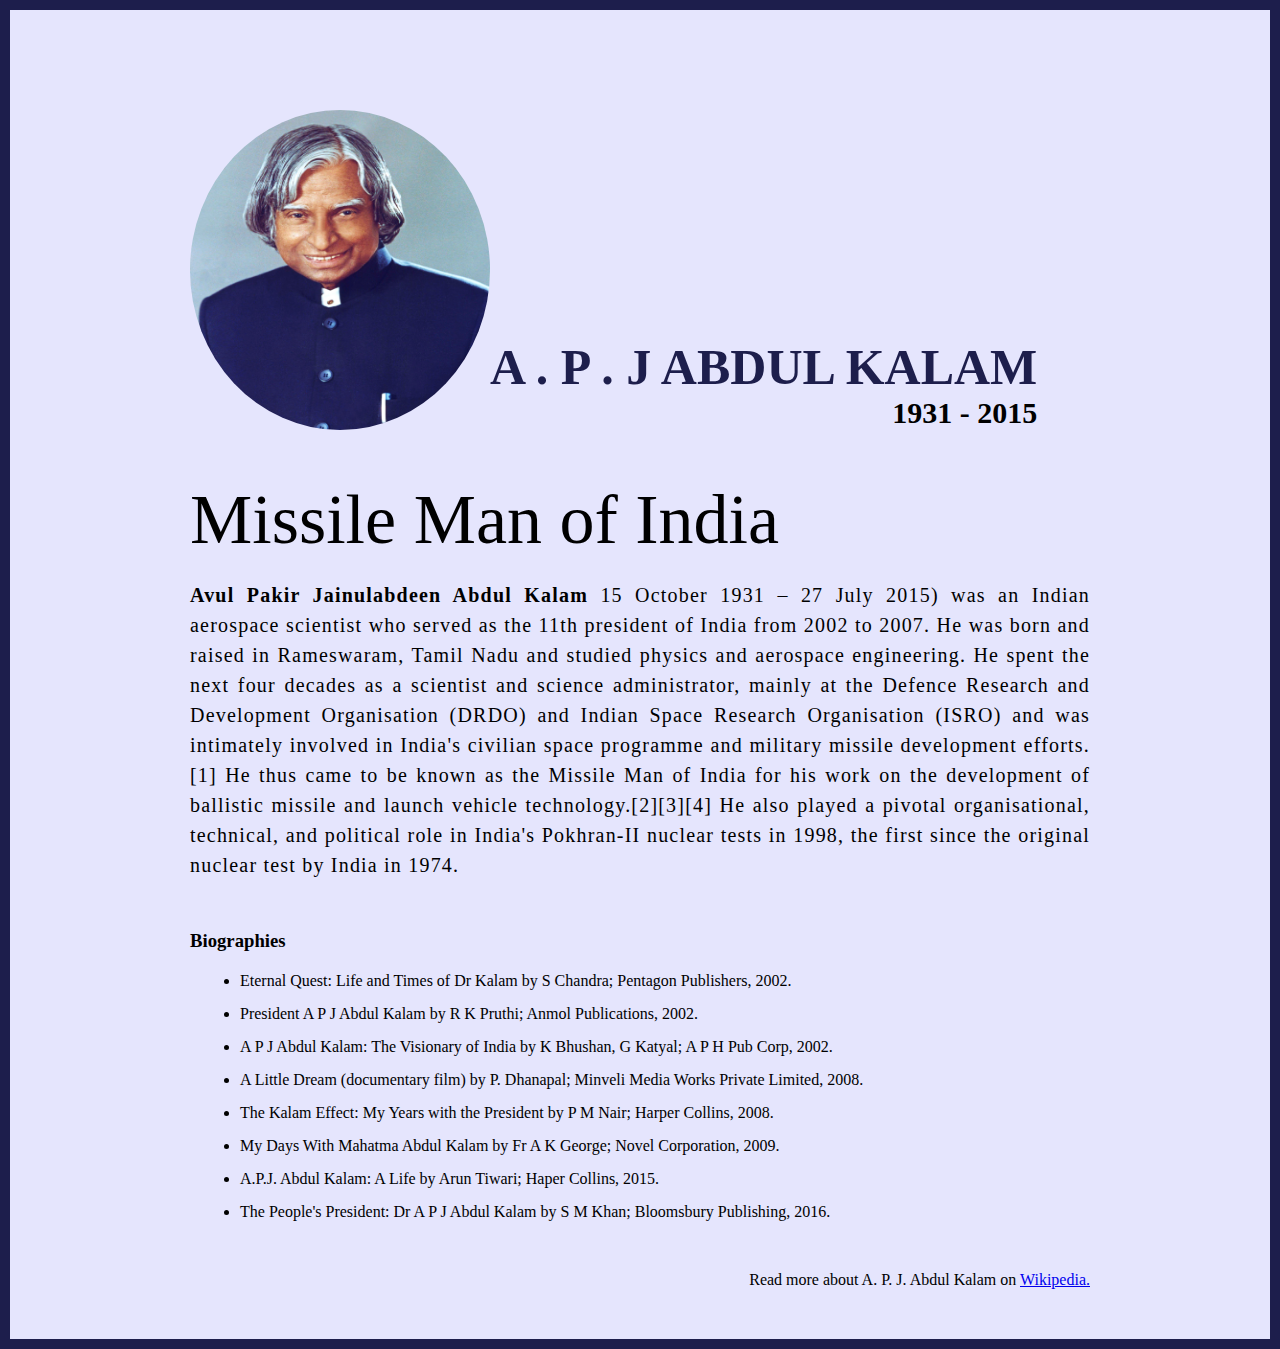
<file: Portfolio by me/Projects/Project 1/index.html>
<!DOCTYPE html>
<html lang="en">

<head>
  <meta charset="UTF-8" />

  <meta http-equiv="X-UA-Compatible" content="IE=edge" />

  <meta name="viewport" content="width=device-width, initial-scale=1.0" />
  <title>The Tribute Website | A.P. J Abdul Kalam</title>
  <link rel="stylesheet" href="style.css" />
</head>

<body>
  <div class="container">
    <div class="content">
      <section class="top_section">
        <div class="image_container">
          <img src="./images/apj.jpg" alt="tribute" />
        </div>
        <div>
          <h1>A . P . J Abdul Kalam</h1>
          <h4>1931 - 2015</h4>
        </div>
      </section>
      <section class="about_section">
        <h2>Missile Man of India</h2>
        <p>
          <b>Avul Pakir Jainulabdeen Abdul Kalam</b> 15 October 1931 – 27 July
          2015) was an Indian aerospace scientist who served as the 11th
          president of India from 2002 to 2007. He was born and raised in
          Rameswaram, Tamil Nadu and studied physics and aerospace
          engineering. He spent the next four decades as a scientist and
          science administrator, mainly at the Defence Research and
          Development Organisation (DRDO) and Indian Space Research
          Organisation (ISRO) and was intimately involved in India's civilian
          space programme and military missile development efforts.[1] He thus
          came to be known as the Missile Man of India for his work on the
          development of ballistic missile and launch vehicle
          technology.[2][3][4] He also played a pivotal organisational,
          technical, and political role in India's Pokhran-II nuclear tests in
          1998, the first since the original nuclear test by India in 1974.
        </p>
      </section>
      <section class="biography_section">
        <h3>Biographies</h3>
        <ul>
          <li>
            Eternal Quest: Life and Times of Dr Kalam by S Chandra; Pentagon
            Publishers, 2002.
          </li>
          <li>
            President A P J Abdul Kalam by R K Pruthi; Anmol Publications,
            2002.
          </li>
          <li>
            A P J Abdul Kalam: The Visionary of India by K Bhushan, G Katyal;
            A P H Pub Corp, 2002.
          </li>
          <li>
            A Little Dream (documentary film) by P. Dhanapal; Minveli Media
            Works Private Limited, 2008.
          </li>
          <li>
            The Kalam Effect: My Years with the President by P M Nair; Harper
            Collins, 2008.
          </li>
          <li>
            My Days With Mahatma Abdul Kalam by Fr A K George; Novel
            Corporation, 2009.
          </li>
          <li>
            A.P.J. Abdul Kalam: A Life by Arun Tiwari; Haper Collins, 2015.
          </li>
          <li>
            The People's President: Dr A P J Abdul Kalam by S M Khan;
            Bloomsbury Publishing, 2016.
          </li>
        </ul>
      </section>
      <footer>
        <p>
          Read more about A. P. J. Abdul Kalam on
          <a href="https://en.wikipedia.org/wiki/A._P._J._Abdul_Kalam">Wikipedia.</a>
        </p>
      </footer>
    </div>
  </div>
</body>

</html>
</file>
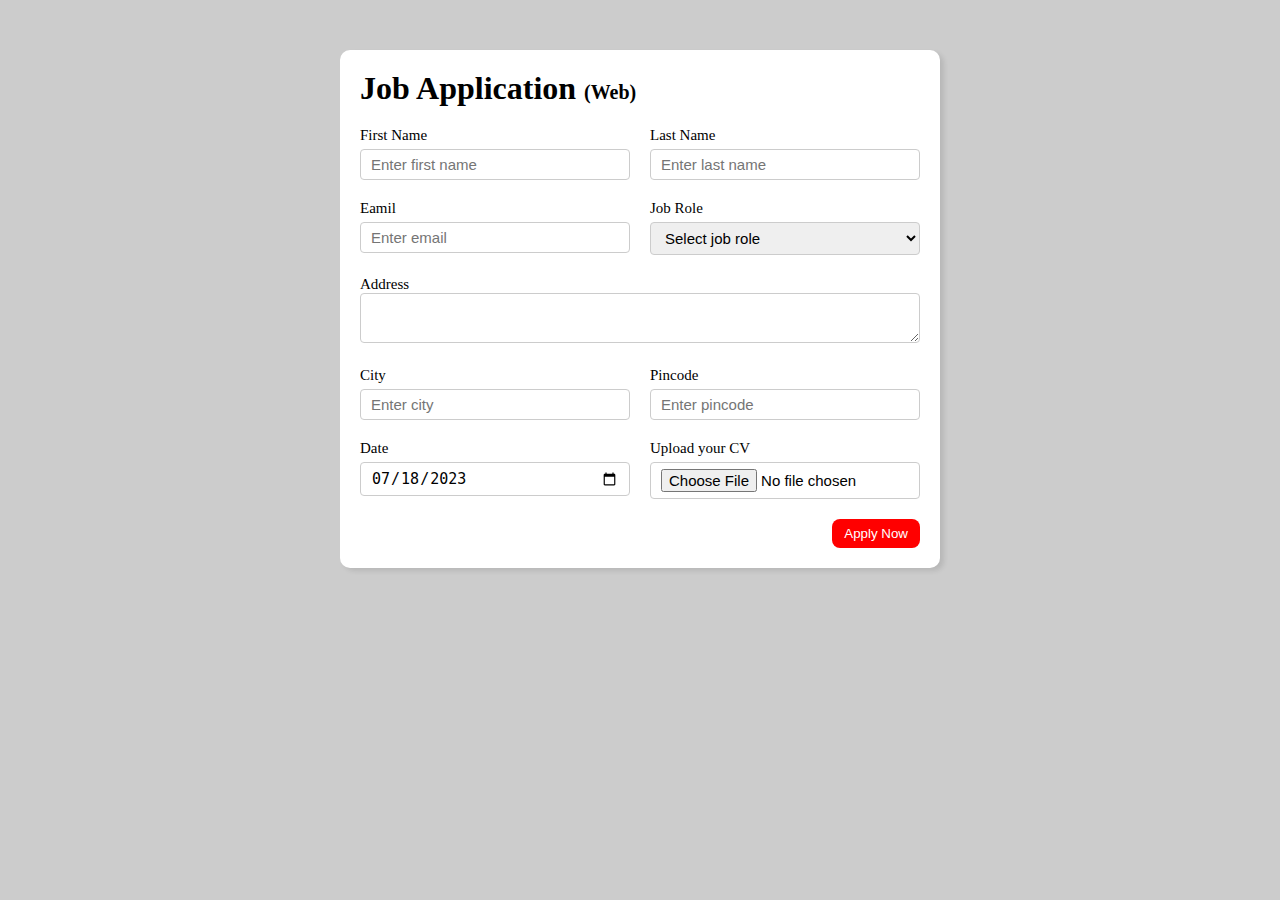
<file: Portfolio by me/Projects/Project 2/index.html>
<!DOCTYPE html>
<html lang="en">
<head>
    <meta charset="UTF-8">
    <meta http-equiv="X-UA-Compatible" content="IE=edge">
    <meta name="viewport" content="width=device-width, initial-scale=1.0">
    <title>Job Application form</title>
    <link rel="stylesheet" href="style.css">
</head>
<body>
     
    <div class="container">
        <div class="apply_box">
            <h1>Job Application <span class="title_small">(Web)</span> </h1>

            <form action="">
                <div class="form_conatiner">
                    <div class="form_control">
                        <label for="first_name">First Name</label>
                        <input 
                        id="first_name" 
                        name="first_name"
                        placeholder="Enter first name"
                        >
                    </div>
                    <div class="form_control">
                        <label for="last_name">Last Name</label>
                        <input 
                        id="last_name" 
                        name="last_name"
                        placeholder="Enter last name"
                        >
                    </div>
                    <div class="form_control">
                        <label for="email">Eamil</label>
                        <input 
                        type="email"
                        id="email" 
                        name="email"
                        placeholder="Enter email"
                        >
                    </div>
                    <div class="form_control">
                        <label for="job-role">Job Role</label>
                        <select id="job-role" name="job-role" >
                            <option value="">Select job role</option>
                            <option value="front-end">Front-End Developer</option>
                            <option value="back-end">Back-End Developer</option>
                            <option value="full-stack">Full Stack Developer</option>
                            <option value="ui-ux">UI/UX Developer</option>
                        </select>
                    </div>
                    <div class="textarea_control">
                        <label for="address">Address</label>
                        <textarea
                            id="address"            
                            name="adress"
                            cols="50"
                            rows=""
                            placeholder="Enter Address"
                            >
                        </textarea>
                    </div>
                    <div class="form_control">
                        <label for="city">City</label>
                        <input 
                        id="city" 
                        name="city"
                        placeholder="Enter city"
                        >
                    </div>
                    <div class="form_control">
                        <label for="pincode">Pincode</label>
                        <input 
                        type="number"
                        id="pincode" 
                        name="pincode"
                        placeholder="Enter pincode"
                        >
                    </div>
                    <div class="form_control">
                        <label for="date">Date</label>
                        <input 
                        value="2023-07-18"
                        type="date"
                        id="date" 
                        name="date"
                        >
                    </div>
                    <div class="form_control">
                        <label for="upload">Upload your CV</label>
                        <input 
                         type="file"
                        id="upload" 
                        name="upload"
                        >
                    </div>
                </div>
                <div class="button-conatiner">
                    <button type="button">Apply Now</button>
                </div>
            </form>

        </div>

    </div>

</body>
</html>
</file>
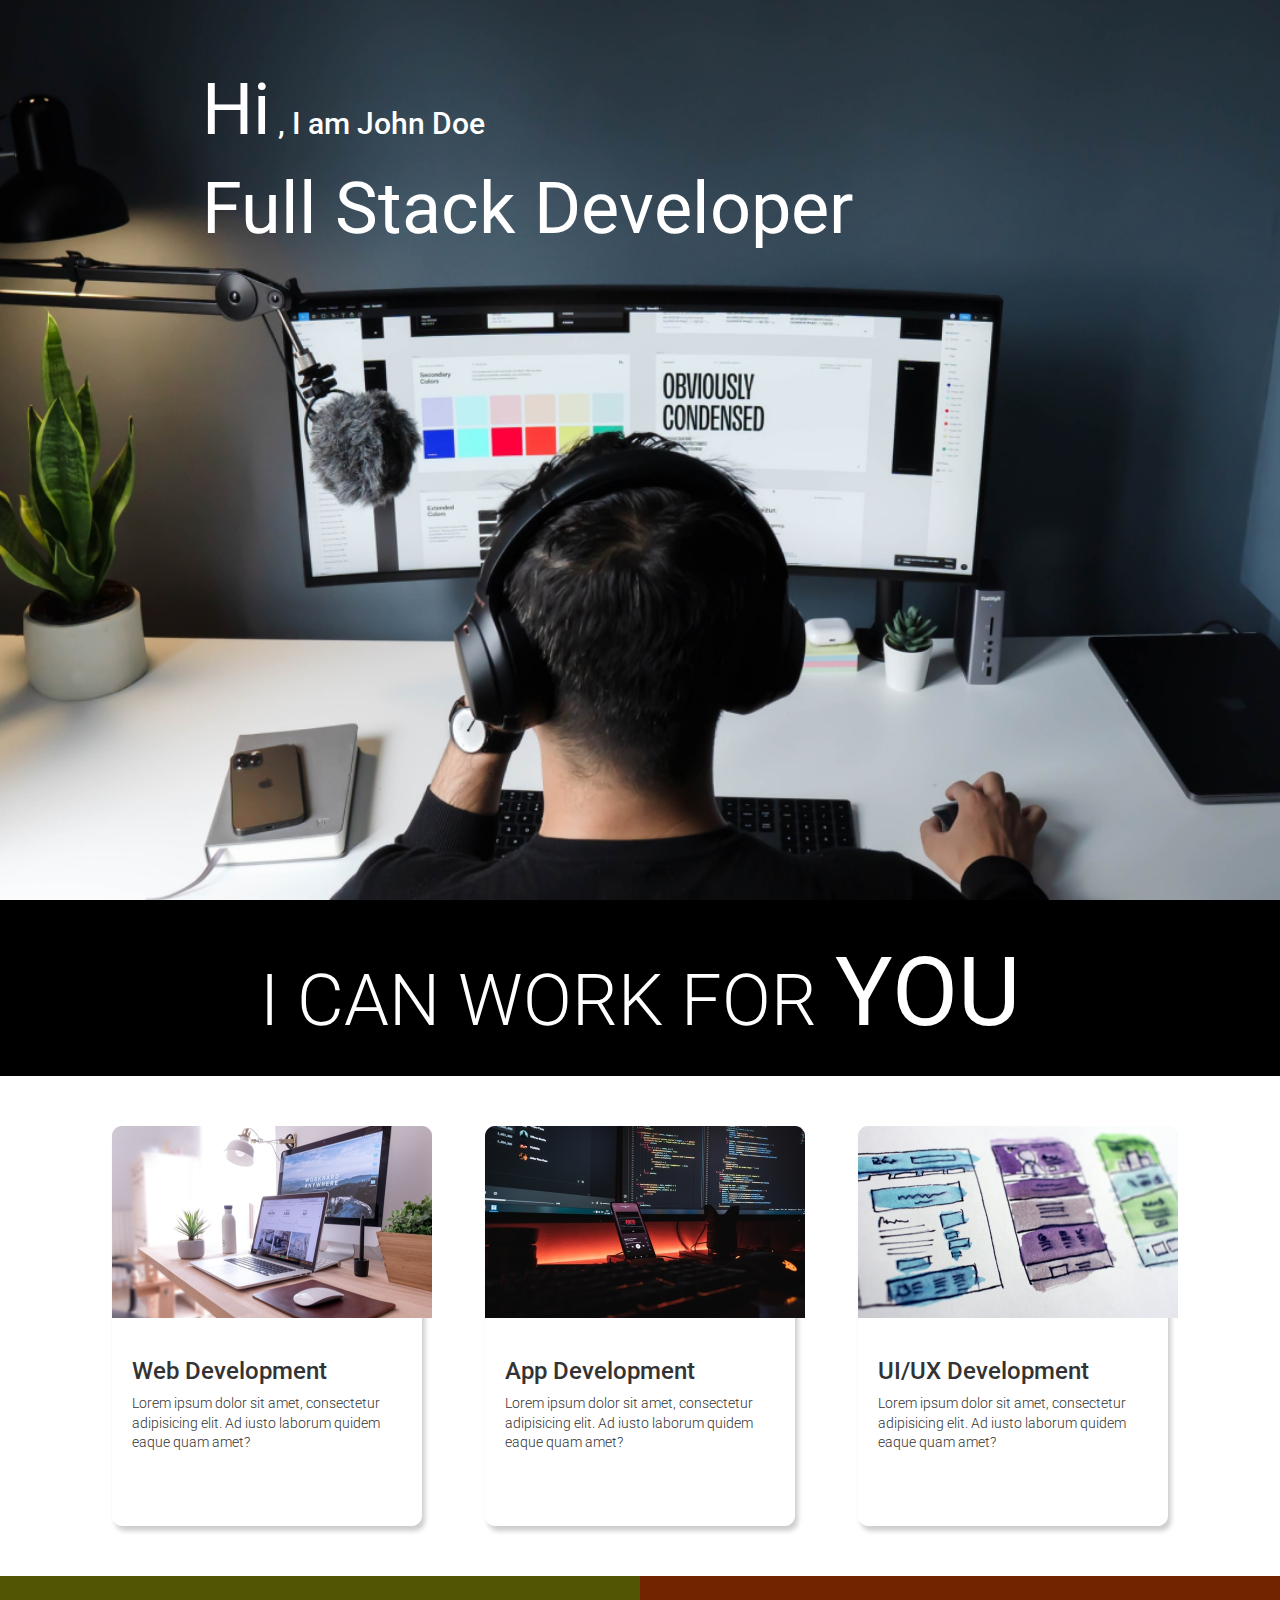
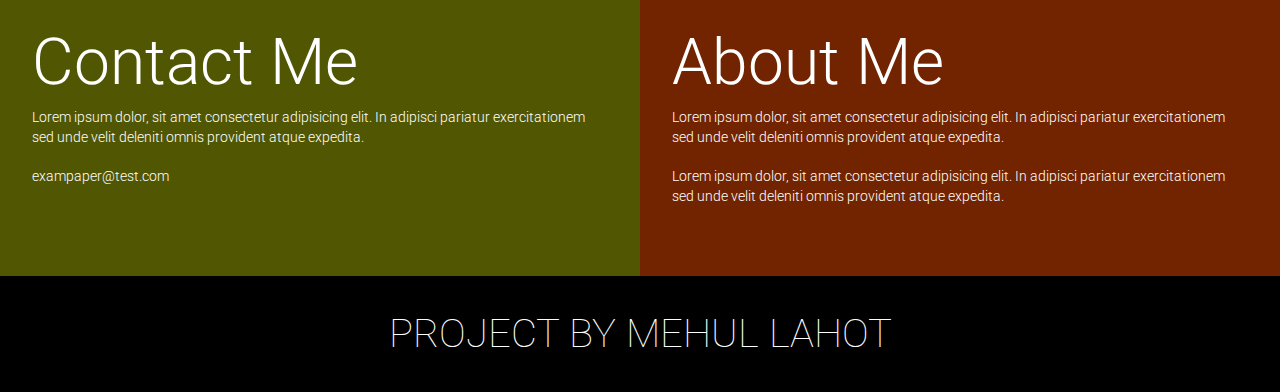
<file: Portfolio by me/Projects/Project 4/index.html>
<!DOCTYPE html>
<html lang="en">
  <head>
    <meta charset="UTF-8" />
    <meta name="viewport" content="width=device-width, initial-scale=1.0" />
    <title>Developer | Landing Page</title>
    <link
      rel="stylesheet"
      href="https://maxcdn.bootstrapcdn.com/bootstrap/3.4.1/css/bootstrap.min.css"
    />
  </head>
  <link rel="stylesheet" href="style.css" />
  <body>
    <section class="hero_section">
      <div class="text_container">
        <h2><span class="lg_text">Hi</span> , I am John Doe</h2>
        <h1 class="lg_text">Full Stack Developer</h1>
      </div>
    </section>
    <section class="dark_bg">
      <h2>I CAN WORK FOR <span>YOU</span></h2>
    </section>
    <section class="work">
      <div class="grid_item">
        <div class="card">
          <div class="card_img">
            <img src="images/web.png" alt="web Development" />
          </div>
          <div class="card_content">
            <h3>Web Development</h3>
            <p>
              Lorem ipsum dolor sit amet, consectetur adipisicing elit. Ad iusto
              laborum quidem eaque quam amet?
            </p>
          </div>
        </div>
      </div>
      <div class="grid_item">
        <div class="card">
          <div class="card_img">
            <img src="images/mobile.png" alt="app Development" />
          </div>
          <div class="card_content">
            <h3>App Development</h3>
            <p>
              Lorem ipsum dolor sit amet, consectetur adipisicing elit. Ad iusto
              laborum quidem eaque quam amet?
            </p>
          </div>
        </div>
      </div>
      <div class="grid_item">
        <div class="card">
          <div class="card_img">
            <img src="images/uiux.png" alt="uiux Development" />
          </div>
          <div class="card_content">
            <h3>UI/UX Development</h3>
            <p>
              Lorem ipsum dolor sit amet, consectetur adipisicing elit. Ad iusto
              laborum quidem eaque quam amet?
            </p>
          </div>
        </div>
      </div>
    </section>
    <section class="bottom_section">
      <div class="contact">
        <h2>Contact Me</h2>
        <p>
          Lorem ipsum dolor, sit amet consectetur adipisicing elit. In adipisci
          pariatur exercitationem sed unde velit deleniti omnis provident atque
          expedita.
        </p>
        <p>exampaper@test.com</p>
      </div>
      <div class="about">
        <h2>About Me</h2>
        <p>
          Lorem ipsum dolor, sit amet consectetur adipisicing elit. In adipisci
          pariatur exercitationem sed unde velit deleniti omnis provident atque
          expedita.
        </p>
        <p>
          Lorem ipsum dolor, sit amet consectetur adipisicing elit. In adipisci
          pariatur exercitationem sed unde velit deleniti omnis provident atque
          expedita.
        </p>
      </div>
    </section>
    <footer>Project by Mehul Lahot</footer>
  </body>
</html>
</file>
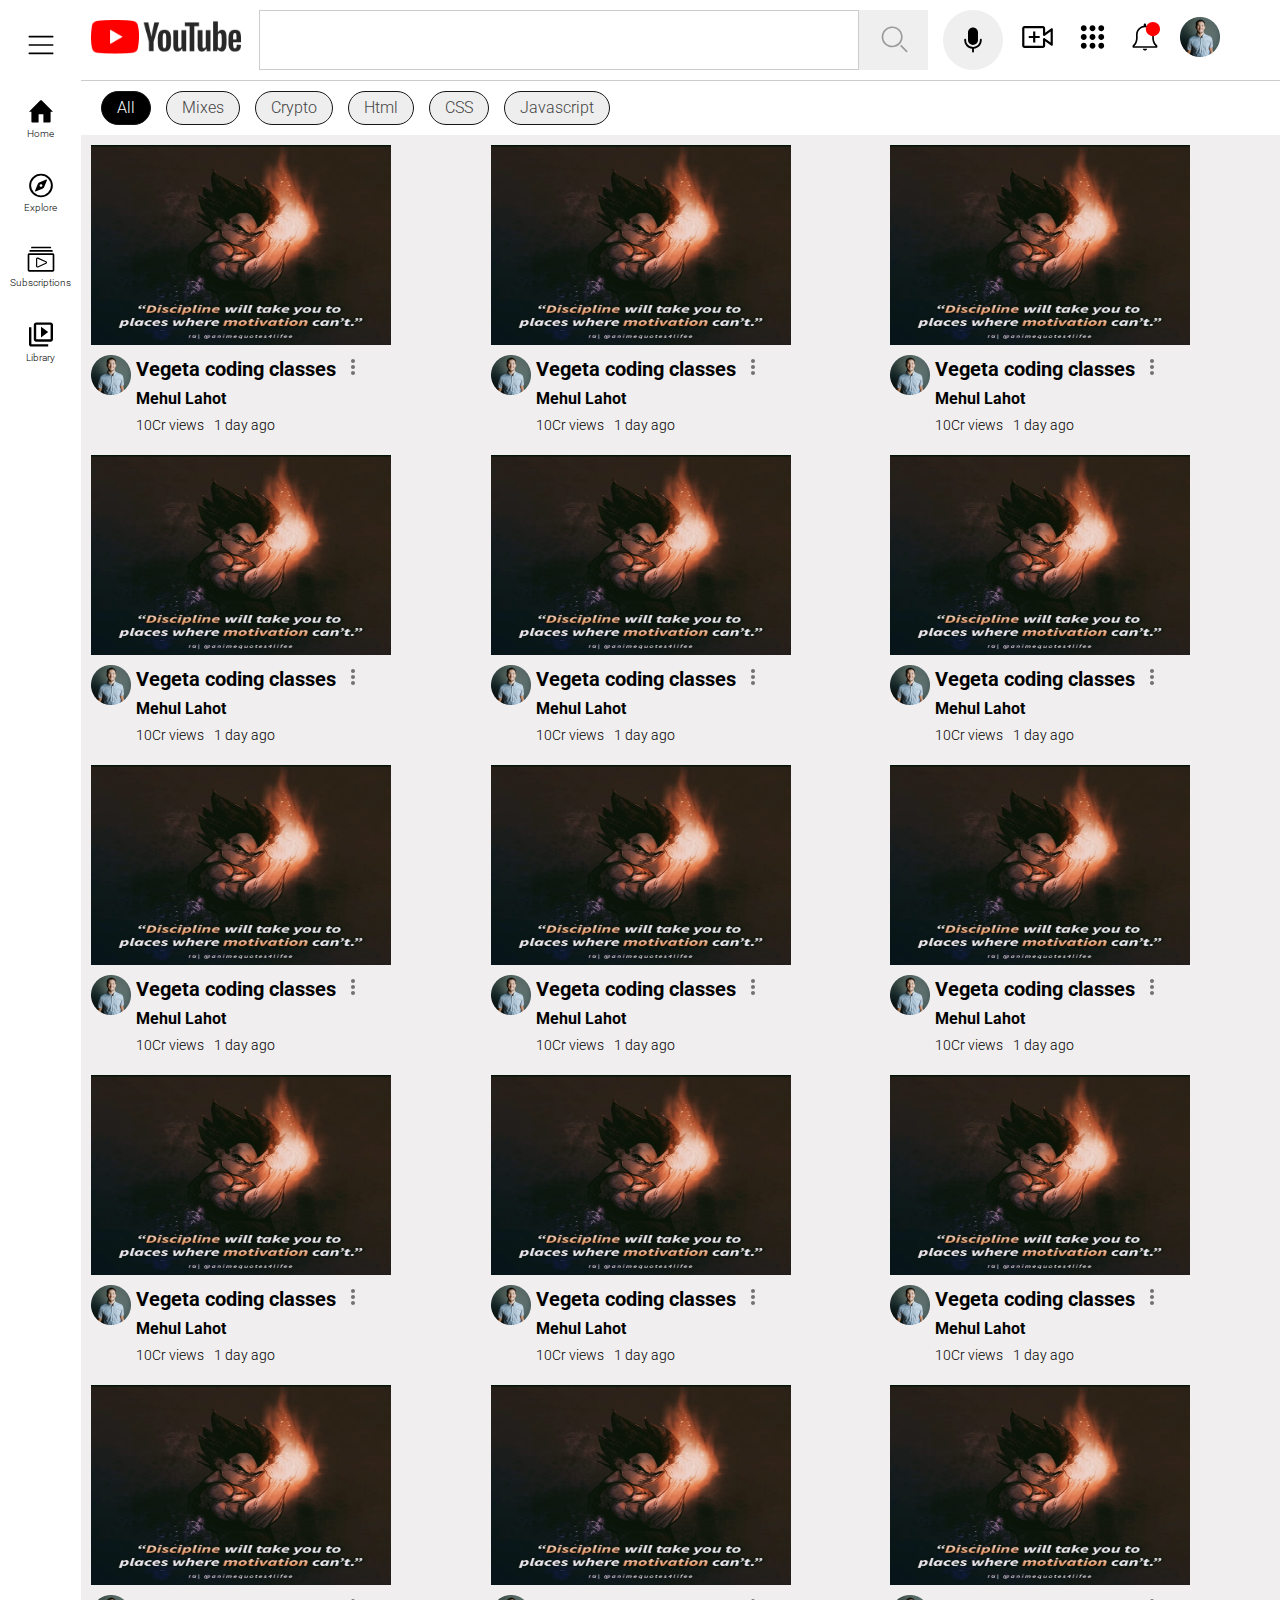
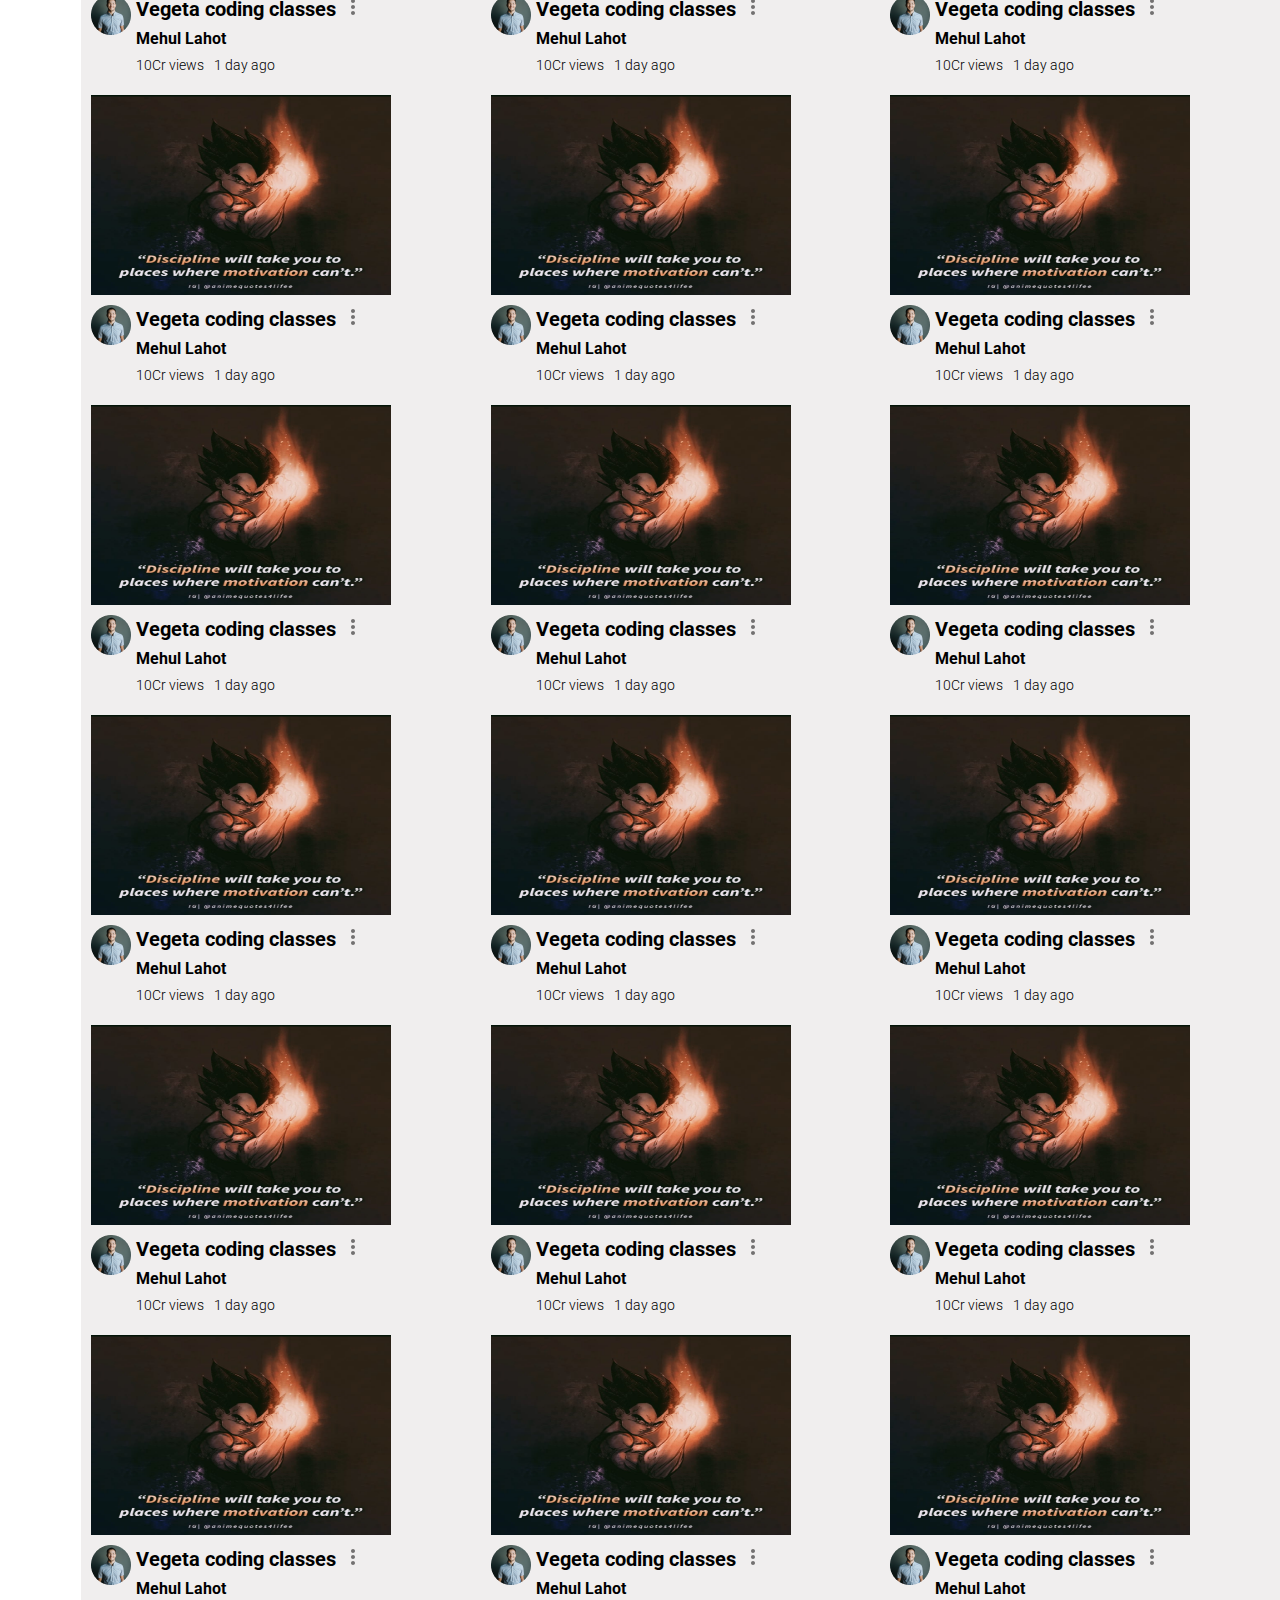
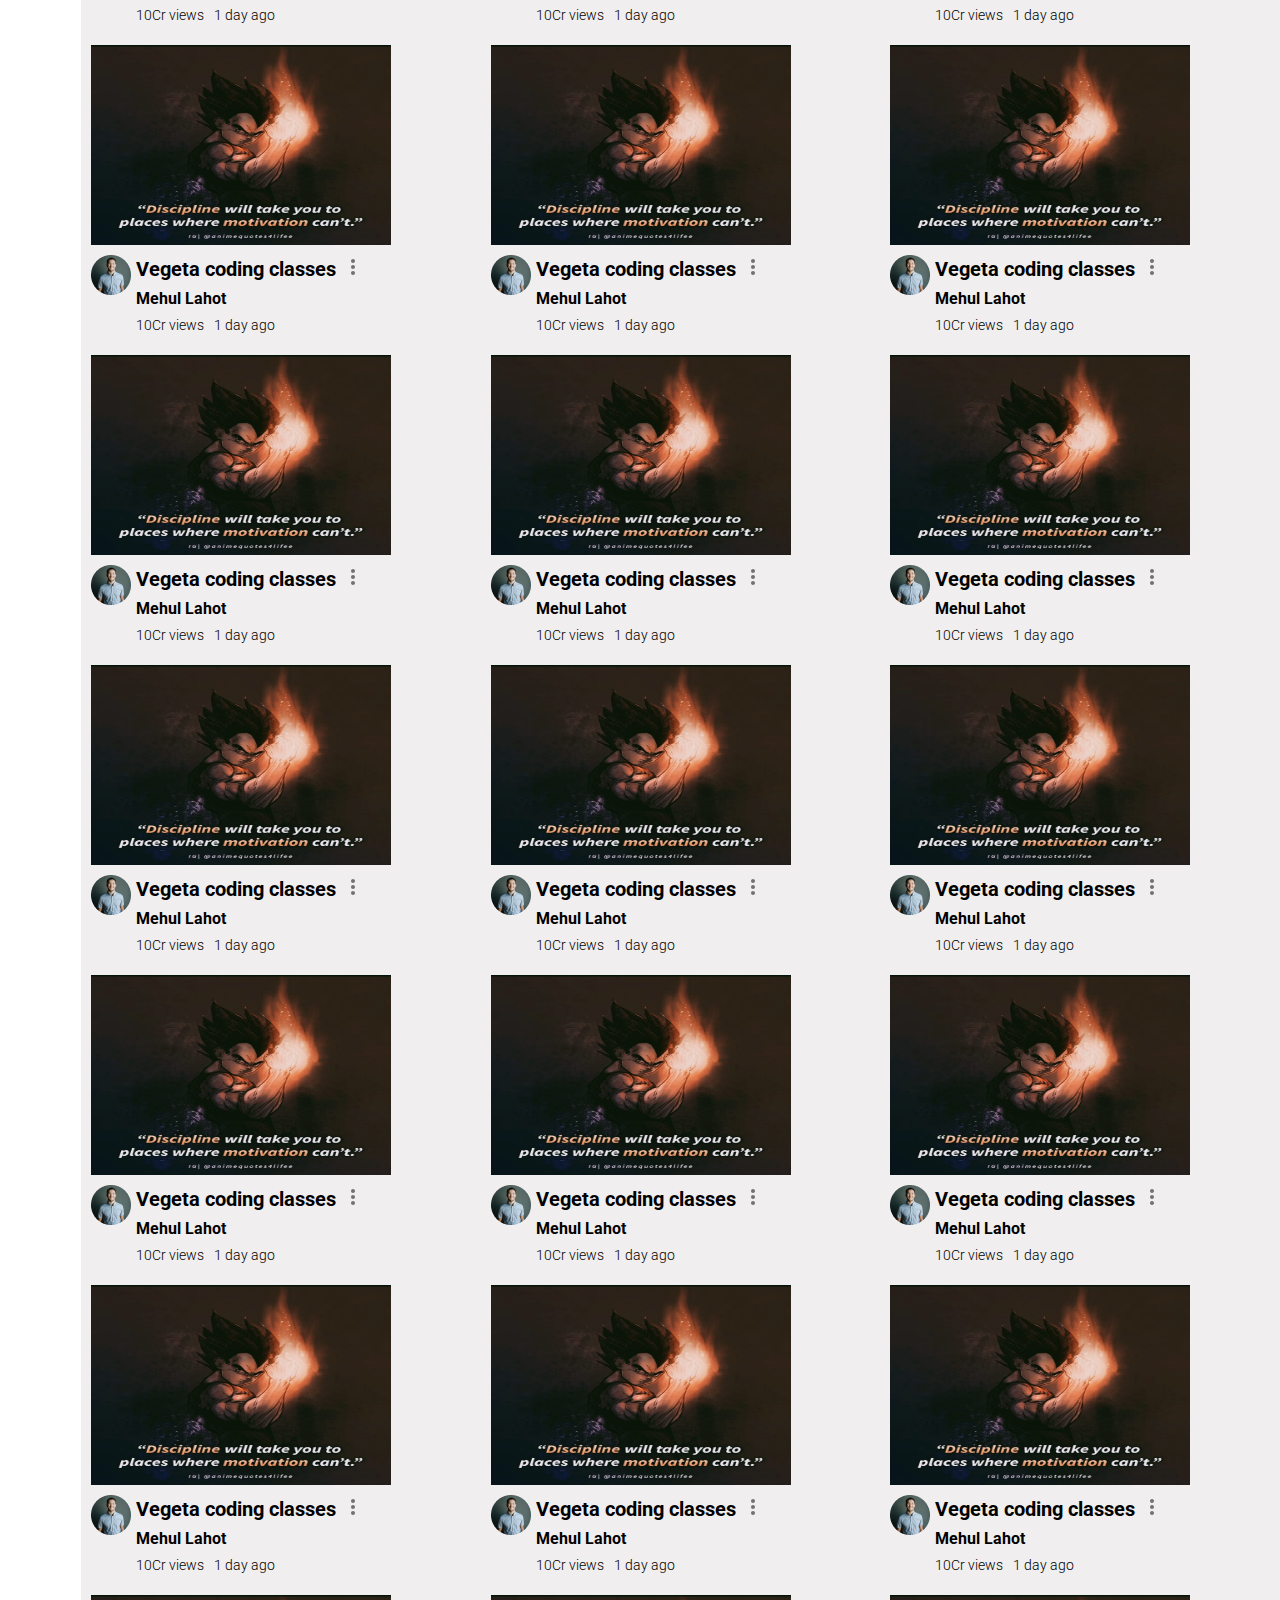
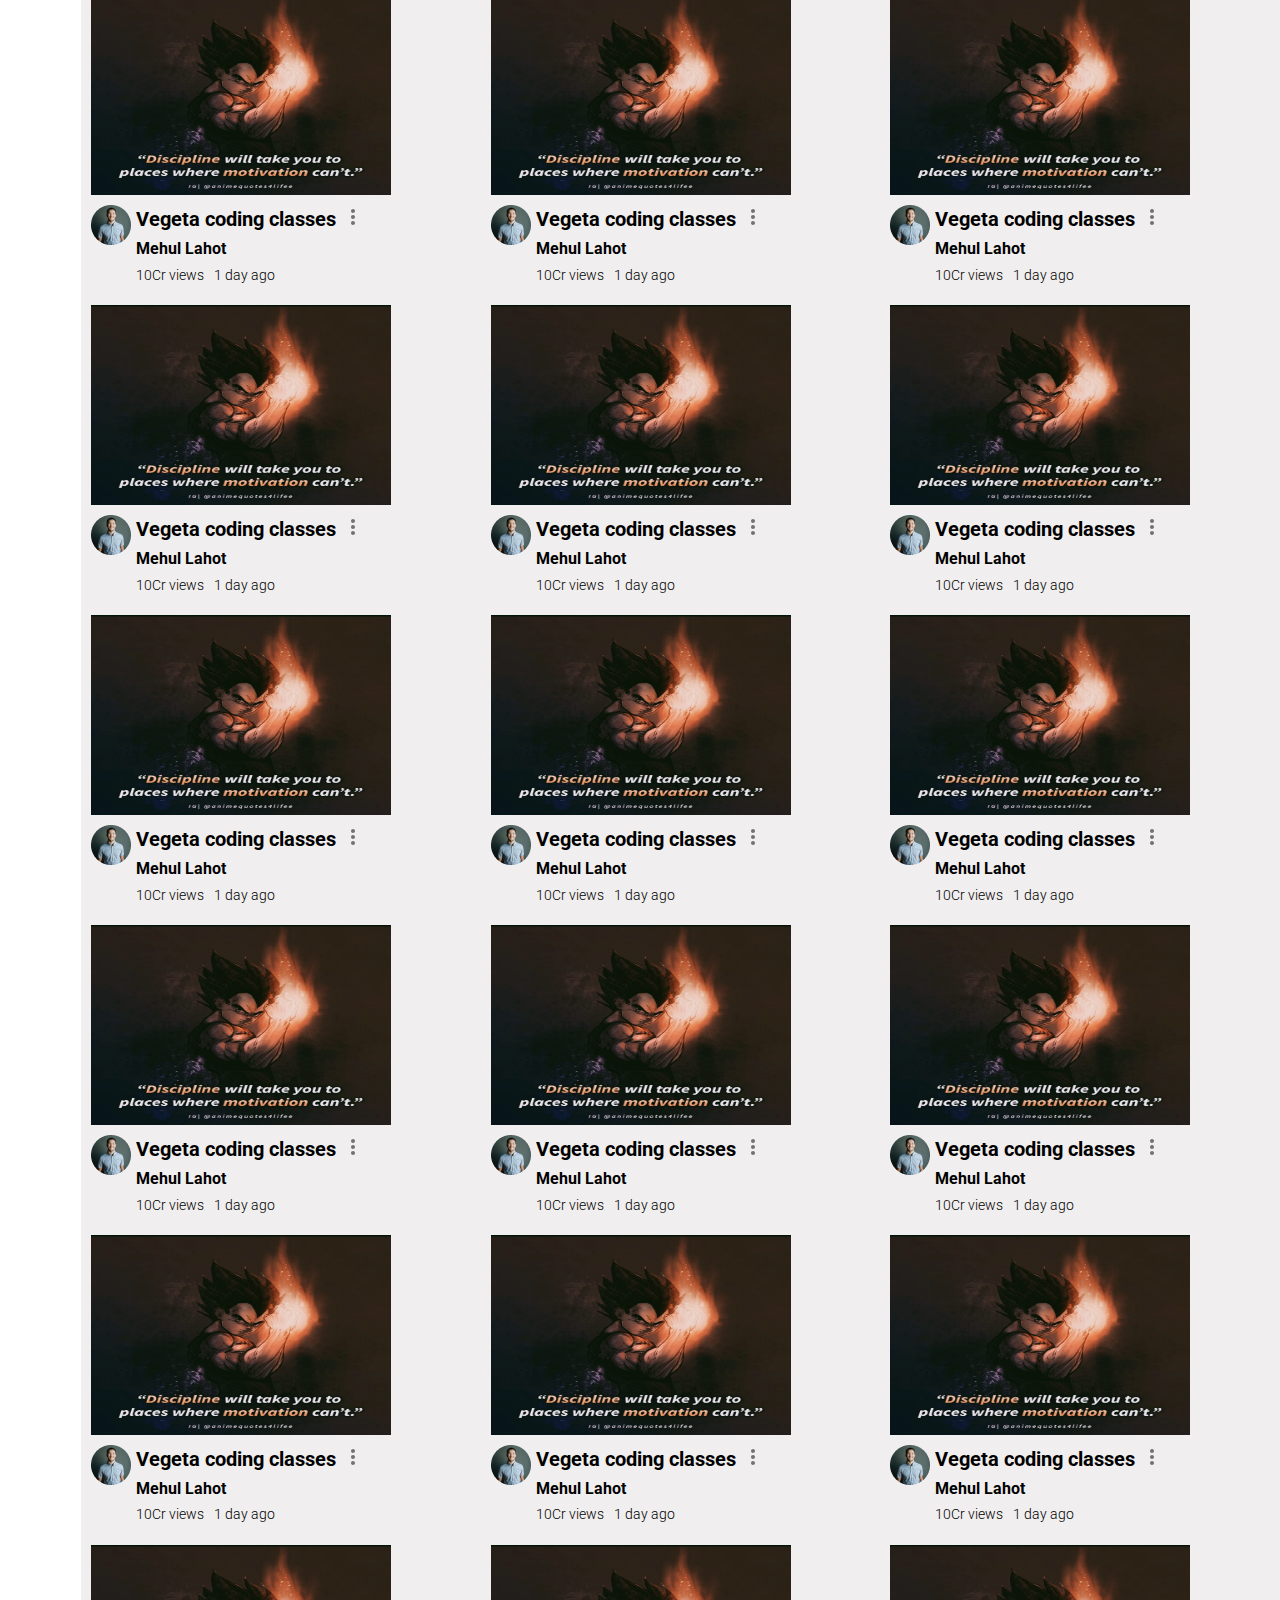
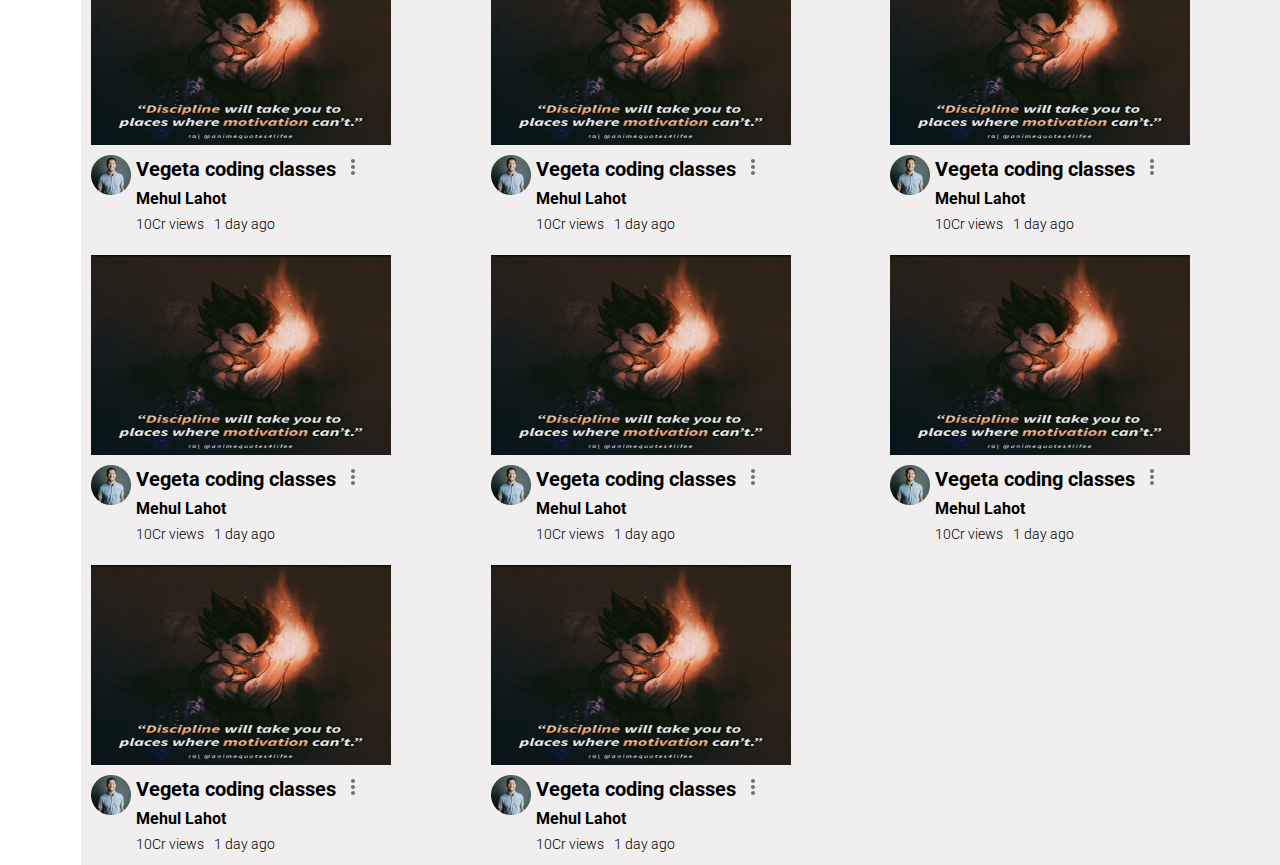
<file: Portfolio by me/Projects/Project 7/index.html>
<!DOCTYPE html>
<html lang="en">
  <head>
    <meta charset="UTF-8" />
    <meta http-equiv="X-UA-Compatible" content="IE=edge" />
    <meta name="viewport" content="width=device-width, initial-scale=1.0" />
    <title>Youtube Clone</title>
    <link rel="stylesheet" href="style.css" />
  </head>
  <body>
    <div class="container">
      <aside>
        <div class="bars">
          <img src="icons/bars.svg" alt="bars" />
        </div>

        <div class="side-icons">
          <i>
            <img src="icons/home.svg" alt="home" />
          </i>
          <p>Home</p>
        </div>
        <div class="side-icons">
          <i>
            <img src="icons/compass.svg" alt="explore" />
          </i>
          <p>Explore</p>
        </div>
        <div class="side-icons">
          <i>
            <img src="icons/video-gallary.svg" alt="gallary" />
          </i>
          <p>Subscriptions</p>
        </div>
        <div class="side-icons">
          <i>
            <img src="icons/video-library.svg" alt="library" />
          </i>
          <p>Library</p>
        </div>
      </aside>
      <div class="main-container">
        <header>
          <nav>
            <div class="logo">
              <img src="images/youtube-logo.png" alt="Youtube Logo" />
            </div>
            <div class="center-nav">
              <div class="search">
                <input type="text" />
                <button>
                  <img src="icons/search.svg" alt="search" />
                </button>
              </div>
              <div class="mic">
                <img src="icons/mic.svg" alt="mic" />
              </div>
            </div>
            <div class="side-nav">
              <i>
                <img src="icons/video-add.svg" alt="video add" />
              </i>
              <i>
                <img src="icons/dot-grid.svg" alt="grid" />
              </i>
              <i>
                <img src="icons/bell.svg" alt="bell" />
              </i>
              <i>
                <img src="images/avatar.png" alt="avatar" />
              </i>
            </div>
          </nav>
          <div class="tags">
            <div class="tag dark">All</div>
            <div class="tag light">Mixes</div>
            <div class="tag light">Crypto</div>
            <div class="tag light">Html</div>
            <div class="tag light">CSS</div>
            <div class="tag light">Javascript</div>
          </div>
        </header>
        <main>
          <div class="card-container">
            <div class="card">
              <img
                src="images/vegeta.jpg"
                alt="thumbnail"
                height="200px"
                width="300px"
              />
              <div class="avatar-content">
                <div class="avatar">
                  <img src="images/avatar.png" alt="avatar" />
                </div>

                <div class="content">
                  <h3>Vegeta coding classes</h3>
                  <p class="channel-name">Mehul Lahot</p>
                  <div class="content-status">
                    <p>10Cr views</p>
                    <p>1 day ago</p>
                  </div>
                </div>
                <div class="dots">
                  <img src="icons/dots.svg" alt="dots" />
                </div>
              </div>
            </div>
            <div class="card">
              <img
                src="images/vegeta.jpg"
                alt="thumbnail"
                height="200px"
                width="300px"
              />
              <div class="avatar-content">
                <div class="avatar">
                  <img src="images/avatar.png" alt="avatar" />
                </div>

                <div class="content">
                  <h3>Vegeta coding classes</h3>
                  <p class="channel-name">Mehul Lahot</p>
                  <div class="content-status">
                    <p>10Cr views</p>
                    <p>1 day ago</p>
                  </div>
                </div>
                <div class="dots">
                  <img src="icons/dots.svg" alt="dots" />
                </div>
              </div>
            </div>
            <div class="card">
              <img
                src="images/vegeta.jpg"
                alt="thumbnail"
                height="200px"
                width="300px"
              />
              <div class="avatar-content">
                <div class="avatar">
                  <img src="images/avatar.png" alt="avatar" />
                </div>

                <div class="content">
                  <h3>Vegeta coding classes</h3>
                  <p class="channel-name">Mehul Lahot</p>
                  <div class="content-status">
                    <p>10Cr views</p>
                    <p>1 day ago</p>
                  </div>
                </div>
                <div class="dots">
                  <img src="icons/dots.svg" alt="dots" />
                </div>
              </div>
            </div>
            <div class="card">
              <img
                src="images/vegeta.jpg"
                alt="thumbnail"
                height="200px"
                width="300px"
              />
              <div class="avatar-content">
                <div class="avatar">
                  <img src="images/avatar.png" alt="avatar" />
                </div>

                <div class="content">
                  <h3>Vegeta coding classes</h3>
                  <p class="channel-name">Mehul Lahot</p>
                  <div class="content-status">
                    <p>10Cr views</p>
                    <p>1 day ago</p>
                  </div>
                </div>
                <div class="dots">
                  <img src="icons/dots.svg" alt="dots" />
                </div>
              </div>
            </div>
            <div class="card">
              <img
                src="images/vegeta.jpg"
                alt="thumbnail"
                height="200px"
                width="300px"
              />
              <div class="avatar-content">
                <div class="avatar">
                  <img src="images/avatar.png" alt="avatar" />
                </div>

                <div class="content">
                  <h3>Vegeta coding classes</h3>
                  <p class="channel-name">Mehul Lahot</p>
                  <div class="content-status">
                    <p>10Cr views</p>
                    <p>1 day ago</p>
                  </div>
                </div>
                <div class="dots">
                  <img src="icons/dots.svg" alt="dots" />
                </div>
              </div>
            </div>
            <div class="card">
              <img
                src="images/vegeta.jpg"
                alt="thumbnail"
                height="200px"
                width="300px"
              />
              <div class="avatar-content">
                <div class="avatar">
                  <img src="images/avatar.png" alt="avatar" />
                </div>

                <div class="content">
                  <h3>Vegeta coding classes</h3>
                  <p class="channel-name">Mehul Lahot</p>
                  <div class="content-status">
                    <p>10Cr views</p>
                    <p>1 day ago</p>
                  </div>
                </div>
                <div class="dots">
                  <img src="icons/dots.svg" alt="dots" />
                </div>
              </div>
            </div>
            <div class="card">
              <img
                src="images/vegeta.jpg"
                alt="thumbnail"
                height="200px"
                width="300px"
              />
              <div class="avatar-content">
                <div class="avatar">
                  <img src="images/avatar.png" alt="avatar" />
                </div>

                <div class="content">
                  <h3>Vegeta coding classes</h3>
                  <p class="channel-name">Mehul Lahot</p>
                  <div class="content-status">
                    <p>10Cr views</p>
                    <p>1 day ago</p>
                  </div>
                </div>
                <div class="dots">
                  <img src="icons/dots.svg" alt="dots" />
                </div>
              </div>
            </div>
            <div class="card">
              <img
                src="images/vegeta.jpg"
                alt="thumbnail"
                height="200px"
                width="300px"
              />
              <div class="avatar-content">
                <div class="avatar">
                  <img src="images/avatar.png" alt="avatar" />
                </div>

                <div class="content">
                  <h3>Vegeta coding classes</h3>
                  <p class="channel-name">Mehul Lahot</p>
                  <div class="content-status">
                    <p>10Cr views</p>
                    <p>1 day ago</p>
                  </div>
                </div>
                <div class="dots">
                  <img src="icons/dots.svg" alt="dots" />
                </div>
              </div>
            </div>
            <div class="card">
              <img
                src="images/vegeta.jpg"
                alt="thumbnail"
                height="200px"
                width="300px"
              />
              <div class="avatar-content">
                <div class="avatar">
                  <img src="images/avatar.png" alt="avatar" />
                </div>

                <div class="content">
                  <h3>Vegeta coding classes</h3>
                  <p class="channel-name">Mehul Lahot</p>
                  <div class="content-status">
                    <p>10Cr views</p>
                    <p>1 day ago</p>
                  </div>
                </div>
                <div class="dots">
                  <img src="icons/dots.svg" alt="dots" />
                </div>
              </div>
            </div>
            <div class="card">
              <img
                src="images/vegeta.jpg"
                alt="thumbnail"
                height="200px"
                width="300px"
              />
              <div class="avatar-content">
                <div class="avatar">
                  <img src="images/avatar.png" alt="avatar" />
                </div>

                <div class="content">
                  <h3>Vegeta coding classes</h3>
                  <p class="channel-name">Mehul Lahot</p>
                  <div class="content-status">
                    <p>10Cr views</p>
                    <p>1 day ago</p>
                  </div>
                </div>
                <div class="dots">
                  <img src="icons/dots.svg" alt="dots" />
                </div>
              </div>
            </div>
            <div class="card">
              <img
                src="images/vegeta.jpg"
                alt="thumbnail"
                height="200px"
                width="300px"
              />
              <div class="avatar-content">
                <div class="avatar">
                  <img src="images/avatar.png" alt="avatar" />
                </div>

                <div class="content">
                  <h3>Vegeta coding classes</h3>
                  <p class="channel-name">Mehul Lahot</p>
                  <div class="content-status">
                    <p>10Cr views</p>
                    <p>1 day ago</p>
                  </div>
                </div>
                <div class="dots">
                  <img src="icons/dots.svg" alt="dots" />
                </div>
              </div>
            </div>
            <div class="card">
              <img
                src="images/vegeta.jpg"
                alt="thumbnail"
                height="200px"
                width="300px"
              />
              <div class="avatar-content">
                <div class="avatar">
                  <img src="images/avatar.png" alt="avatar" />
                </div>

                <div class="content">
                  <h3>Vegeta coding classes</h3>
                  <p class="channel-name">Mehul Lahot</p>
                  <div class="content-status">
                    <p>10Cr views</p>
                    <p>1 day ago</p>
                  </div>
                </div>
                <div class="dots">
                  <img src="icons/dots.svg" alt="dots" />
                </div>
              </div>
            </div>
            <div class="card">
              <img
                src="images/vegeta.jpg"
                alt="thumbnail"
                height="200px"
                width="300px"
              />
              <div class="avatar-content">
                <div class="avatar">
                  <img src="images/avatar.png" alt="avatar" />
                </div>

                <div class="content">
                  <h3>Vegeta coding classes</h3>
                  <p class="channel-name">Mehul Lahot</p>
                  <div class="content-status">
                    <p>10Cr views</p>
                    <p>1 day ago</p>
                  </div>
                </div>
                <div class="dots">
                  <img src="icons/dots.svg" alt="dots" />
                </div>
              </div>
            </div>
            <div class="card">
              <img
                src="images/vegeta.jpg"
                alt="thumbnail"
                height="200px"
                width="300px"
              />
              <div class="avatar-content">
                <div class="avatar">
                  <img src="images/avatar.png" alt="avatar" />
                </div>

                <div class="content">
                  <h3>Vegeta coding classes</h3>
                  <p class="channel-name">Mehul Lahot</p>
                  <div class="content-status">
                    <p>10Cr views</p>
                    <p>1 day ago</p>
                  </div>
                </div>
                <div class="dots">
                  <img src="icons/dots.svg" alt="dots" />
                </div>
              </div>
            </div>
            <div class="card">
              <img
                src="images/vegeta.jpg"
                alt="thumbnail"
                height="200px"
                width="300px"
              />
              <div class="avatar-content">
                <div class="avatar">
                  <img src="images/avatar.png" alt="avatar" />
                </div>

                <div class="content">
                  <h3>Vegeta coding classes</h3>
                  <p class="channel-name">Mehul Lahot</p>
                  <div class="content-status">
                    <p>10Cr views</p>
                    <p>1 day ago</p>
                  </div>
                </div>
                <div class="dots">
                  <img src="icons/dots.svg" alt="dots" />
                </div>
              </div>
            </div>
            <div class="card">
              <img
                src="images/vegeta.jpg"
                alt="thumbnail"
                height="200px"
                width="300px"
              />
              <div class="avatar-content">
                <div class="avatar">
                  <img src="images/avatar.png" alt="avatar" />
                </div>

                <div class="content">
                  <h3>Vegeta coding classes</h3>
                  <p class="channel-name">Mehul Lahot</p>
                  <div class="content-status">
                    <p>10Cr views</p>
                    <p>1 day ago</p>
                  </div>
                </div>
                <div class="dots">
                  <img src="icons/dots.svg" alt="dots" />
                </div>
              </div>
            </div>
            <div class="card">
              <img
                src="images/vegeta.jpg"
                alt="thumbnail"
                height="200px"
                width="300px"
              />
              <div class="avatar-content">
                <div class="avatar">
                  <img src="images/avatar.png" alt="avatar" />
                </div>

                <div class="content">
                  <h3>Vegeta coding classes</h3>
                  <p class="channel-name">Mehul Lahot</p>
                  <div class="content-status">
                    <p>10Cr views</p>
                    <p>1 day ago</p>
                  </div>
                </div>
                <div class="dots">
                  <img src="icons/dots.svg" alt="dots" />
                </div>
              </div>
            </div>
            <div class="card">
              <img
                src="images/vegeta.jpg"
                alt="thumbnail"
                height="200px"
                width="300px"
              />
              <div class="avatar-content">
                <div class="avatar">
                  <img src="images/avatar.png" alt="avatar" />
                </div>

                <div class="content">
                  <h3>Vegeta coding classes</h3>
                  <p class="channel-name">Mehul Lahot</p>
                  <div class="content-status">
                    <p>10Cr views</p>
                    <p>1 day ago</p>
                  </div>
                </div>
                <div class="dots">
                  <img src="icons/dots.svg" alt="dots" />
                </div>
              </div>
            </div>
            <div class="card">
              <img
                src="images/vegeta.jpg"
                alt="thumbnail"
                height="200px"
                width="300px"
              />
              <div class="avatar-content">
                <div class="avatar">
                  <img src="images/avatar.png" alt="avatar" />
                </div>

                <div class="content">
                  <h3>Vegeta coding classes</h3>
                  <p class="channel-name">Mehul Lahot</p>
                  <div class="content-status">
                    <p>10Cr views</p>
                    <p>1 day ago</p>
                  </div>
                </div>
                <div class="dots">
                  <img src="icons/dots.svg" alt="dots" />
                </div>
              </div>
            </div>
            <div class="card">
              <img
                src="images/vegeta.jpg"
                alt="thumbnail"
                height="200px"
                width="300px"
              />
              <div class="avatar-content">
                <div class="avatar">
                  <img src="images/avatar.png" alt="avatar" />
                </div>

                <div class="content">
                  <h3>Vegeta coding classes</h3>
                  <p class="channel-name">Mehul Lahot</p>
                  <div class="content-status">
                    <p>10Cr views</p>
                    <p>1 day ago</p>
                  </div>
                </div>
                <div class="dots">
                  <img src="icons/dots.svg" alt="dots" />
                </div>
              </div>
            </div>
            <div class="card">
              <img
                src="images/vegeta.jpg"
                alt="thumbnail"
                height="200px"
                width="300px"
              />
              <div class="avatar-content">
                <div class="avatar">
                  <img src="images/avatar.png" alt="avatar" />
                </div>

                <div class="content">
                  <h3>Vegeta coding classes</h3>
                  <p class="channel-name">Mehul Lahot</p>
                  <div class="content-status">
                    <p>10Cr views</p>
                    <p>1 day ago</p>
                  </div>
                </div>
                <div class="dots">
                  <img src="icons/dots.svg" alt="dots" />
                </div>
              </div>
            </div>
            <div class="card">
              <img
                src="images/vegeta.jpg"
                alt="thumbnail"
                height="200px"
                width="300px"
              />
              <div class="avatar-content">
                <div class="avatar">
                  <img src="images/avatar.png" alt="avatar" />
                </div>

                <div class="content">
                  <h3>Vegeta coding classes</h3>
                  <p class="channel-name">Mehul Lahot</p>
                  <div class="content-status">
                    <p>10Cr views</p>
                    <p>1 day ago</p>
                  </div>
                </div>
                <div class="dots">
                  <img src="icons/dots.svg" alt="dots" />
                </div>
              </div>
            </div>
            <div class="card">
              <img
                src="images/vegeta.jpg"
                alt="thumbnail"
                height="200px"
                width="300px"
              />
              <div class="avatar-content">
                <div class="avatar">
                  <img src="images/avatar.png" alt="avatar" />
                </div>

                <div class="content">
                  <h3>Vegeta coding classes</h3>
                  <p class="channel-name">Mehul Lahot</p>
                  <div class="content-status">
                    <p>10Cr views</p>
                    <p>1 day ago</p>
                  </div>
                </div>
                <div class="dots">
                  <img src="icons/dots.svg" alt="dots" />
                </div>
              </div>
            </div>
            <div class="card">
              <img
                src="images/vegeta.jpg"
                alt="thumbnail"
                height="200px"
                width="300px"
              />
              <div class="avatar-content">
                <div class="avatar">
                  <img src="images/avatar.png" alt="avatar" />
                </div>

                <div class="content">
                  <h3>Vegeta coding classes</h3>
                  <p class="channel-name">Mehul Lahot</p>
                  <div class="content-status">
                    <p>10Cr views</p>
                    <p>1 day ago</p>
                  </div>
                </div>
                <div class="dots">
                  <img src="icons/dots.svg" alt="dots" />
                </div>
              </div>
            </div>
            <div class="card">
              <img
                src="images/vegeta.jpg"
                alt="thumbnail"
                height="200px"
                width="300px"
              />
              <div class="avatar-content">
                <div class="avatar">
                  <img src="images/avatar.png" alt="avatar" />
                </div>

                <div class="content">
                  <h3>Vegeta coding classes</h3>
                  <p class="channel-name">Mehul Lahot</p>
                  <div class="content-status">
                    <p>10Cr views</p>
                    <p>1 day ago</p>
                  </div>
                </div>
                <div class="dots">
                  <img src="icons/dots.svg" alt="dots" />
                </div>
              </div>
            </div>
            <div class="card">
              <img
                src="images/vegeta.jpg"
                alt="thumbnail"
                height="200px"
                width="300px"
              />
              <div class="avatar-content">
                <div class="avatar">
                  <img src="images/avatar.png" alt="avatar" />
                </div>

                <div class="content">
                  <h3>Vegeta coding classes</h3>
                  <p class="channel-name">Mehul Lahot</p>
                  <div class="content-status">
                    <p>10Cr views</p>
                    <p>1 day ago</p>
                  </div>
                </div>
                <div class="dots">
                  <img src="icons/dots.svg" alt="dots" />
                </div>
              </div>
            </div>
            <div class="card">
              <img
                src="images/vegeta.jpg"
                alt="thumbnail"
                height="200px"
                width="300px"
              />
              <div class="avatar-content">
                <div class="avatar">
                  <img src="images/avatar.png" alt="avatar" />
                </div>

                <div class="content">
                  <h3>Vegeta coding classes</h3>
                  <p class="channel-name">Mehul Lahot</p>
                  <div class="content-status">
                    <p>10Cr views</p>
                    <p>1 day ago</p>
                  </div>
                </div>
                <div class="dots">
                  <img src="icons/dots.svg" alt="dots" />
                </div>
              </div>
            </div>
            <div class="card">
              <img
                src="images/vegeta.jpg"
                alt="thumbnail"
                height="200px"
                width="300px"
              />
              <div class="avatar-content">
                <div class="avatar">
                  <img src="images/avatar.png" alt="avatar" />
                </div>

                <div class="content">
                  <h3>Vegeta coding classes</h3>
                  <p class="channel-name">Mehul Lahot</p>
                  <div class="content-status">
                    <p>10Cr views</p>
                    <p>1 day ago</p>
                  </div>
                </div>
                <div class="dots">
                  <img src="icons/dots.svg" alt="dots" />
                </div>
              </div>
            </div>
            <div class="card">
              <img
                src="images/vegeta.jpg"
                alt="thumbnail"
                height="200px"
                width="300px"
              />
              <div class="avatar-content">
                <div class="avatar">
                  <img src="images/avatar.png" alt="avatar" />
                </div>

                <div class="content">
                  <h3>Vegeta coding classes</h3>
                  <p class="channel-name">Mehul Lahot</p>
                  <div class="content-status">
                    <p>10Cr views</p>
                    <p>1 day ago</p>
                  </div>
                </div>
                <div class="dots">
                  <img src="icons/dots.svg" alt="dots" />
                </div>
              </div>
            </div>
            <div class="card">
              <img
                src="images/vegeta.jpg"
                alt="thumbnail"
                height="200px"
                width="300px"
              />
              <div class="avatar-content">
                <div class="avatar">
                  <img src="images/avatar.png" alt="avatar" />
                </div>

                <div class="content">
                  <h3>Vegeta coding classes</h3>
                  <p class="channel-name">Mehul Lahot</p>
                  <div class="content-status">
                    <p>10Cr views</p>
                    <p>1 day ago</p>
                  </div>
                </div>
                <div class="dots">
                  <img src="icons/dots.svg" alt="dots" />
                </div>
              </div>
            </div>
            <div class="card">
              <img
                src="images/vegeta.jpg"
                alt="thumbnail"
                height="200px"
                width="300px"
              />
              <div class="avatar-content">
                <div class="avatar">
                  <img src="images/avatar.png" alt="avatar" />
                </div>

                <div class="content">
                  <h3>Vegeta coding classes</h3>
                  <p class="channel-name">Mehul Lahot</p>
                  <div class="content-status">
                    <p>10Cr views</p>
                    <p>1 day ago</p>
                  </div>
                </div>
                <div class="dots">
                  <img src="icons/dots.svg" alt="dots" />
                </div>
              </div>
            </div>
            <div class="card">
              <img
                src="images/vegeta.jpg"
                alt="thumbnail"
                height="200px"
                width="300px"
              />
              <div class="avatar-content">
                <div class="avatar">
                  <img src="images/avatar.png" alt="avatar" />
                </div>

                <div class="content">
                  <h3>Vegeta coding classes</h3>
                  <p class="channel-name">Mehul Lahot</p>
                  <div class="content-status">
                    <p>10Cr views</p>
                    <p>1 day ago</p>
                  </div>
                </div>
                <div class="dots">
                  <img src="icons/dots.svg" alt="dots" />
                </div>
              </div>
            </div>
            <div class="card">
              <img
                src="images/vegeta.jpg"
                alt="thumbnail"
                height="200px"
                width="300px"
              />
              <div class="avatar-content">
                <div class="avatar">
                  <img src="images/avatar.png" alt="avatar" />
                </div>

                <div class="content">
                  <h3>Vegeta coding classes</h3>
                  <p class="channel-name">Mehul Lahot</p>
                  <div class="content-status">
                    <p>10Cr views</p>
                    <p>1 day ago</p>
                  </div>
                </div>
                <div class="dots">
                  <img src="icons/dots.svg" alt="dots" />
                </div>
              </div>
            </div>
            <div class="card">
              <img
                src="images/vegeta.jpg"
                alt="thumbnail"
                height="200px"
                width="300px"
              />
              <div class="avatar-content">
                <div class="avatar">
                  <img src="images/avatar.png" alt="avatar" />
                </div>

                <div class="content">
                  <h3>Vegeta coding classes</h3>
                  <p class="channel-name">Mehul Lahot</p>
                  <div class="content-status">
                    <p>10Cr views</p>
                    <p>1 day ago</p>
                  </div>
                </div>
                <div class="dots">
                  <img src="icons/dots.svg" alt="dots" />
                </div>
              </div>
            </div>
            <div class="card">
              <img
                src="images/vegeta.jpg"
                alt="thumbnail"
                height="200px"
                width="300px"
              />
              <div class="avatar-content">
                <div class="avatar">
                  <img src="images/avatar.png" alt="avatar" />
                </div>

                <div class="content">
                  <h3>Vegeta coding classes</h3>
                  <p class="channel-name">Mehul Lahot</p>
                  <div class="content-status">
                    <p>10Cr views</p>
                    <p>1 day ago</p>
                  </div>
                </div>
                <div class="dots">
                  <img src="icons/dots.svg" alt="dots" />
                </div>
              </div>
            </div>
            <div class="card">
              <img
                src="images/vegeta.jpg"
                alt="thumbnail"
                height="200px"
                width="300px"
              />
              <div class="avatar-content">
                <div class="avatar">
                  <img src="images/avatar.png" alt="avatar" />
                </div>

                <div class="content">
                  <h3>Vegeta coding classes</h3>
                  <p class="channel-name">Mehul Lahot</p>
                  <div class="content-status">
                    <p>10Cr views</p>
                    <p>1 day ago</p>
                  </div>
                </div>
                <div class="dots">
                  <img src="icons/dots.svg" alt="dots" />
                </div>
              </div>
            </div>
            <div class="card">
              <img
                src="images/vegeta.jpg"
                alt="thumbnail"
                height="200px"
                width="300px"
              />
              <div class="avatar-content">
                <div class="avatar">
                  <img src="images/avatar.png" alt="avatar" />
                </div>

                <div class="content">
                  <h3>Vegeta coding classes</h3>
                  <p class="channel-name">Mehul Lahot</p>
                  <div class="content-status">
                    <p>10Cr views</p>
                    <p>1 day ago</p>
                  </div>
                </div>
                <div class="dots">
                  <img src="icons/dots.svg" alt="dots" />
                </div>
              </div>
            </div>
            <div class="card">
              <img
                src="images/vegeta.jpg"
                alt="thumbnail"
                height="200px"
                width="300px"
              />
              <div class="avatar-content">
                <div class="avatar">
                  <img src="images/avatar.png" alt="avatar" />
                </div>

                <div class="content">
                  <h3>Vegeta coding classes</h3>
                  <p class="channel-name">Mehul Lahot</p>
                  <div class="content-status">
                    <p>10Cr views</p>
                    <p>1 day ago</p>
                  </div>
                </div>
                <div class="dots">
                  <img src="icons/dots.svg" alt="dots" />
                </div>
              </div>
            </div>
            <div class="card">
              <img
                src="images/vegeta.jpg"
                alt="thumbnail"
                height="200px"
                width="300px"
              />
              <div class="avatar-content">
                <div class="avatar">
                  <img src="images/avatar.png" alt="avatar" />
                </div>

                <div class="content">
                  <h3>Vegeta coding classes</h3>
                  <p class="channel-name">Mehul Lahot</p>
                  <div class="content-status">
                    <p>10Cr views</p>
                    <p>1 day ago</p>
                  </div>
                </div>
                <div class="dots">
                  <img src="icons/dots.svg" alt="dots" />
                </div>
              </div>
            </div>
            <div class="card">
              <img
                src="images/vegeta.jpg"
                alt="thumbnail"
                height="200px"
                width="300px"
              />
              <div class="avatar-content">
                <div class="avatar">
                  <img src="images/avatar.png" alt="avatar" />
                </div>

                <div class="content">
                  <h3>Vegeta coding classes</h3>
                  <p class="channel-name">Mehul Lahot</p>
                  <div class="content-status">
                    <p>10Cr views</p>
                    <p>1 day ago</p>
                  </div>
                </div>
                <div class="dots">
                  <img src="icons/dots.svg" alt="dots" />
                </div>
              </div>
            </div>
            <div class="card">
              <img
                src="images/vegeta.jpg"
                alt="thumbnail"
                height="200px"
                width="300px"
              />
              <div class="avatar-content">
                <div class="avatar">
                  <img src="images/avatar.png" alt="avatar" />
                </div>

                <div class="content">
                  <h3>Vegeta coding classes</h3>
                  <p class="channel-name">Mehul Lahot</p>
                  <div class="content-status">
                    <p>10Cr views</p>
                    <p>1 day ago</p>
                  </div>
                </div>
                <div class="dots">
                  <img src="icons/dots.svg" alt="dots" />
                </div>
              </div>
            </div>
            <div class="card">
              <img
                src="images/vegeta.jpg"
                alt="thumbnail"
                height="200px"
                width="300px"
              />
              <div class="avatar-content">
                <div class="avatar">
                  <img src="images/avatar.png" alt="avatar" />
                </div>

                <div class="content">
                  <h3>Vegeta coding classes</h3>
                  <p class="channel-name">Mehul Lahot</p>
                  <div class="content-status">
                    <p>10Cr views</p>
                    <p>1 day ago</p>
                  </div>
                </div>
                <div class="dots">
                  <img src="icons/dots.svg" alt="dots" />
                </div>
              </div>
            </div>
            <div class="card">
              <img
                src="images/vegeta.jpg"
                alt="thumbnail"
                height="200px"
                width="300px"
              />
              <div class="avatar-content">
                <div class="avatar">
                  <img src="images/avatar.png" alt="avatar" />
                </div>

                <div class="content">
                  <h3>Vegeta coding classes</h3>
                  <p class="channel-name">Mehul Lahot</p>
                  <div class="content-status">
                    <p>10Cr views</p>
                    <p>1 day ago</p>
                  </div>
                </div>
                <div class="dots">
                  <img src="icons/dots.svg" alt="dots" />
                </div>
              </div>
            </div>
            <div class="card">
              <img
                src="images/vegeta.jpg"
                alt="thumbnail"
                height="200px"
                width="300px"
              />
              <div class="avatar-content">
                <div class="avatar">
                  <img src="images/avatar.png" alt="avatar" />
                </div>

                <div class="content">
                  <h3>Vegeta coding classes</h3>
                  <p class="channel-name">Mehul Lahot</p>
                  <div class="content-status">
                    <p>10Cr views</p>
                    <p>1 day ago</p>
                  </div>
                </div>
                <div class="dots">
                  <img src="icons/dots.svg" alt="dots" />
                </div>
              </div>
            </div>
            <div class="card">
              <img
                src="images/vegeta.jpg"
                alt="thumbnail"
                height="200px"
                width="300px"
              />
              <div class="avatar-content">
                <div class="avatar">
                  <img src="images/avatar.png" alt="avatar" />
                </div>

                <div class="content">
                  <h3>Vegeta coding classes</h3>
                  <p class="channel-name">Mehul Lahot</p>
                  <div class="content-status">
                    <p>10Cr views</p>
                    <p>1 day ago</p>
                  </div>
                </div>
                <div class="dots">
                  <img src="icons/dots.svg" alt="dots" />
                </div>
              </div>
            </div>
            <div class="card">
              <img
                src="images/vegeta.jpg"
                alt="thumbnail"
                height="200px"
                width="300px"
              />
              <div class="avatar-content">
                <div class="avatar">
                  <img src="images/avatar.png" alt="avatar" />
                </div>

                <div class="content">
                  <h3>Vegeta coding classes</h3>
                  <p class="channel-name">Mehul Lahot</p>
                  <div class="content-status">
                    <p>10Cr views</p>
                    <p>1 day ago</p>
                  </div>
                </div>
                <div class="dots">
                  <img src="icons/dots.svg" alt="dots" />
                </div>
              </div>
            </div>
            <div class="card">
              <img
                src="images/vegeta.jpg"
                alt="thumbnail"
                height="200px"
                width="300px"
              />
              <div class="avatar-content">
                <div class="avatar">
                  <img src="images/avatar.png" alt="avatar" />
                </div>

                <div class="content">
                  <h3>Vegeta coding classes</h3>
                  <p class="channel-name">Mehul Lahot</p>
                  <div class="content-status">
                    <p>10Cr views</p>
                    <p>1 day ago</p>
                  </div>
                </div>
                <div class="dots">
                  <img src="icons/dots.svg" alt="dots" />
                </div>
              </div>
            </div>
            <div class="card">
              <img
                src="images/vegeta.jpg"
                alt="thumbnail"
                height="200px"
                width="300px"
              />
              <div class="avatar-content">
                <div class="avatar">
                  <img src="images/avatar.png" alt="avatar" />
                </div>

                <div class="content">
                  <h3>Vegeta coding classes</h3>
                  <p class="channel-name">Mehul Lahot</p>
                  <div class="content-status">
                    <p>10Cr views</p>
                    <p>1 day ago</p>
                  </div>
                </div>
                <div class="dots">
                  <img src="icons/dots.svg" alt="dots" />
                </div>
              </div>
            </div>
            <div class="card">
              <img
                src="images/vegeta.jpg"
                alt="thumbnail"
                height="200px"
                width="300px"
              />
              <div class="avatar-content">
                <div class="avatar">
                  <img src="images/avatar.png" alt="avatar" />
                </div>

                <div class="content">
                  <h3>Vegeta coding classes</h3>
                  <p class="channel-name">Mehul Lahot</p>
                  <div class="content-status">
                    <p>10Cr views</p>
                    <p>1 day ago</p>
                  </div>
                </div>
                <div class="dots">
                  <img src="icons/dots.svg" alt="dots" />
                </div>
              </div>
            </div>
            <div class="card">
              <img
                src="images/vegeta.jpg"
                alt="thumbnail"
                height="200px"
                width="300px"
              />
              <div class="avatar-content">
                <div class="avatar">
                  <img src="images/avatar.png" alt="avatar" />
                </div>

                <div class="content">
                  <h3>Vegeta coding classes</h3>
                  <p class="channel-name">Mehul Lahot</p>
                  <div class="content-status">
                    <p>10Cr views</p>
                    <p>1 day ago</p>
                  </div>
                </div>
                <div class="dots">
                  <img src="icons/dots.svg" alt="dots" />
                </div>
              </div>
            </div>
            <div class="card">
              <img
                src="images/vegeta.jpg"
                alt="thumbnail"
                height="200px"
                width="300px"
              />
              <div class="avatar-content">
                <div class="avatar">
                  <img src="images/avatar.png" alt="avatar" />
                </div>

                <div class="content">
                  <h3>Vegeta coding classes</h3>
                  <p class="channel-name">Mehul Lahot</p>
                  <div class="content-status">
                    <p>10Cr views</p>
                    <p>1 day ago</p>
                  </div>
                </div>
                <div class="dots">
                  <img src="icons/dots.svg" alt="dots" />
                </div>
              </div>
            </div>
            <div class="card">
              <img
                src="images/vegeta.jpg"
                alt="thumbnail"
                height="200px"
                width="300px"
              />
              <div class="avatar-content">
                <div class="avatar">
                  <img src="images/avatar.png" alt="avatar" />
                </div>

                <div class="content">
                  <h3>Vegeta coding classes</h3>
                  <p class="channel-name">Mehul Lahot</p>
                  <div class="content-status">
                    <p>10Cr views</p>
                    <p>1 day ago</p>
                  </div>
                </div>
                <div class="dots">
                  <img src="icons/dots.svg" alt="dots" />
                </div>
              </div>
            </div>
            <div class="card">
              <img
                src="images/vegeta.jpg"
                alt="thumbnail"
                height="200px"
                width="300px"
              />
              <div class="avatar-content">
                <div class="avatar">
                  <img src="images/avatar.png" alt="avatar" />
                </div>

                <div class="content">
                  <h3>Vegeta coding classes</h3>
                  <p class="channel-name">Mehul Lahot</p>
                  <div class="content-status">
                    <p>10Cr views</p>
                    <p>1 day ago</p>
                  </div>
                </div>
                <div class="dots">
                  <img src="icons/dots.svg" alt="dots" />
                </div>
              </div>
            </div>
            <div class="card">
              <img
                src="images/vegeta.jpg"
                alt="thumbnail"
                height="200px"
                width="300px"
              />
              <div class="avatar-content">
                <div class="avatar">
                  <img src="images/avatar.png" alt="avatar" />
                </div>

                <div class="content">
                  <h3>Vegeta coding classes</h3>
                  <p class="channel-name">Mehul Lahot</p>
                  <div class="content-status">
                    <p>10Cr views</p>
                    <p>1 day ago</p>
                  </div>
                </div>
                <div class="dots">
                  <img src="icons/dots.svg" alt="dots" />
                </div>
              </div>
            </div>
            <div class="card">
              <img
                src="images/vegeta.jpg"
                alt="thumbnail"
                height="200px"
                width="300px"
              />
              <div class="avatar-content">
                <div class="avatar">
                  <img src="images/avatar.png" alt="avatar" />
                </div>

                <div class="content">
                  <h3>Vegeta coding classes</h3>
                  <p class="channel-name">Mehul Lahot</p>
                  <div class="content-status">
                    <p>10Cr views</p>
                    <p>1 day ago</p>
                  </div>
                </div>
                <div class="dots">
                  <img src="icons/dots.svg" alt="dots" />
                </div>
              </div>
            </div>
            <div class="card">
              <img
                src="images/vegeta.jpg"
                alt="thumbnail"
                height="200px"
                width="300px"
              />
              <div class="avatar-content">
                <div class="avatar">
                  <img src="images/avatar.png" alt="avatar" />
                </div>

                <div class="content">
                  <h3>Vegeta coding classes</h3>
                  <p class="channel-name">Mehul Lahot</p>
                  <div class="content-status">
                    <p>10Cr views</p>
                    <p>1 day ago</p>
                  </div>
                </div>
                <div class="dots">
                  <img src="icons/dots.svg" alt="dots" />
                </div>
              </div>
            </div>
            <div class="card">
              <img
                src="images/vegeta.jpg"
                alt="thumbnail"
                height="200px"
                width="300px"
              />
              <div class="avatar-content">
                <div class="avatar">
                  <img src="images/avatar.png" alt="avatar" />
                </div>

                <div class="content">
                  <h3>Vegeta coding classes</h3>
                  <p class="channel-name">Mehul Lahot</p>
                  <div class="content-status">
                    <p>10Cr views</p>
                    <p>1 day ago</p>
                  </div>
                </div>
                <div class="dots">
                  <img src="icons/dots.svg" alt="dots" />
                </div>
              </div>
            </div>
            <div class="card">
              <img
                src="images/vegeta.jpg"
                alt="thumbnail"
                height="200px"
                width="300px"
              />
              <div class="avatar-content">
                <div class="avatar">
                  <img src="images/avatar.png" alt="avatar" />
                </div>

                <div class="content">
                  <h3>Vegeta coding classes</h3>
                  <p class="channel-name">Mehul Lahot</p>
                  <div class="content-status">
                    <p>10Cr views</p>
                    <p>1 day ago</p>
                  </div>
                </div>
                <div class="dots">
                  <img src="icons/dots.svg" alt="dots" />
                </div>
              </div>
            </div>
            <div class="card">
              <img
                src="images/vegeta.jpg"
                alt="thumbnail"
                height="200px"
                width="300px"
              />
              <div class="avatar-content">
                <div class="avatar">
                  <img src="images/avatar.png" alt="avatar" />
                </div>

                <div class="content">
                  <h3>Vegeta coding classes</h3>
                  <p class="channel-name">Mehul Lahot</p>
                  <div class="content-status">
                    <p>10Cr views</p>
                    <p>1 day ago</p>
                  </div>
                </div>
                <div class="dots">
                  <img src="icons/dots.svg" alt="dots" />
                </div>
              </div>
            </div>
            <div class="card">
              <img
                src="images/vegeta.jpg"
                alt="thumbnail"
                height="200px"
                width="300px"
              />
              <div class="avatar-content">
                <div class="avatar">
                  <img src="images/avatar.png" alt="avatar" />
                </div>

                <div class="content">
                  <h3>Vegeta coding classes</h3>
                  <p class="channel-name">Mehul Lahot</p>
                  <div class="content-status">
                    <p>10Cr views</p>
                    <p>1 day ago</p>
                  </div>
                </div>
                <div class="dots">
                  <img src="icons/dots.svg" alt="dots" />
                </div>
              </div>
            </div>
            <div class="card">
              <img
                src="images/vegeta.jpg"
                alt="thumbnail"
                height="200px"
                width="300px"
              />
              <div class="avatar-content">
                <div class="avatar">
                  <img src="images/avatar.png" alt="avatar" />
                </div>

                <div class="content">
                  <h3>Vegeta coding classes</h3>
                  <p class="channel-name">Mehul Lahot</p>
                  <div class="content-status">
                    <p>10Cr views</p>
                    <p>1 day ago</p>
                  </div>
                </div>
                <div class="dots">
                  <img src="icons/dots.svg" alt="dots" />
                </div>
              </div>
            </div>
            <div class="card">
              <img
                src="images/vegeta.jpg"
                alt="thumbnail"
                height="200px"
                width="300px"
              />
              <div class="avatar-content">
                <div class="avatar">
                  <img src="images/avatar.png" alt="avatar" />
                </div>

                <div class="content">
                  <h3>Vegeta coding classes</h3>
                  <p class="channel-name">Mehul Lahot</p>
                  <div class="content-status">
                    <p>10Cr views</p>
                    <p>1 day ago</p>
                  </div>
                </div>
                <div class="dots">
                  <img src="icons/dots.svg" alt="dots" />
                </div>
              </div>
            </div>
            <div class="card">
              <img
                src="images/vegeta.jpg"
                alt="thumbnail"
                height="200px"
                width="300px"
              />
              <div class="avatar-content">
                <div class="avatar">
                  <img src="images/avatar.png" alt="avatar" />
                </div>

                <div class="content">
                  <h3>Vegeta coding classes</h3>
                  <p class="channel-name">Mehul Lahot</p>
                  <div class="content-status">
                    <p>10Cr views</p>
                    <p>1 day ago</p>
                  </div>
                </div>
                <div class="dots">
                  <img src="icons/dots.svg" alt="dots" />
                </div>
              </div>
            </div>
            <div class="card">
              <img
                src="images/vegeta.jpg"
                alt="thumbnail"
                height="200px"
                width="300px"
              />
              <div class="avatar-content">
                <div class="avatar">
                  <img src="images/avatar.png" alt="avatar" />
                </div>

                <div class="content">
                  <h3>Vegeta coding classes</h3>
                  <p class="channel-name">Mehul Lahot</p>
                  <div class="content-status">
                    <p>10Cr views</p>
                    <p>1 day ago</p>
                  </div>
                </div>
                <div class="dots">
                  <img src="icons/dots.svg" alt="dots" />
                </div>
              </div>
            </div>
            <div class="card">
              <img
                src="images/vegeta.jpg"
                alt="thumbnail"
                height="200px"
                width="300px"
              />
              <div class="avatar-content">
                <div class="avatar">
                  <img src="images/avatar.png" alt="avatar" />
                </div>

                <div class="content">
                  <h3>Vegeta coding classes</h3>
                  <p class="channel-name">Mehul Lahot</p>
                  <div class="content-status">
                    <p>10Cr views</p>
                    <p>1 day ago</p>
                  </div>
                </div>
                <div class="dots">
                  <img src="icons/dots.svg" alt="dots" />
                </div>
              </div>
            </div>
            <div class="card">
              <img
                src="images/vegeta.jpg"
                alt="thumbnail"
                height="200px"
                width="300px"
              />
              <div class="avatar-content">
                <div class="avatar">
                  <img src="images/avatar.png" alt="avatar" />
                </div>

                <div class="content">
                  <h3>Vegeta coding classes</h3>
                  <p class="channel-name">Mehul Lahot</p>
                  <div class="content-status">
                    <p>10Cr views</p>
                    <p>1 day ago</p>
                  </div>
                </div>
                <div class="dots">
                  <img src="icons/dots.svg" alt="dots" />
                </div>
              </div>
            </div>
            <div class="card">
              <img
                src="images/vegeta.jpg"
                alt="thumbnail"
                height="200px"
                width="300px"
              />
              <div class="avatar-content">
                <div class="avatar">
                  <img src="images/avatar.png" alt="avatar" />
                </div>

                <div class="content">
                  <h3>Vegeta coding classes</h3>
                  <p class="channel-name">Mehul Lahot</p>
                  <div class="content-status">
                    <p>10Cr views</p>
                    <p>1 day ago</p>
                  </div>
                </div>
                <div class="dots">
                  <img src="icons/dots.svg" alt="dots" />
                </div>
              </div>
            </div>
            <div class="card">
              <img
                src="images/vegeta.jpg"
                alt="thumbnail"
                height="200px"
                width="300px"
              />
              <div class="avatar-content">
                <div class="avatar">
                  <img src="images/avatar.png" alt="avatar" />
                </div>

                <div class="content">
                  <h3>Vegeta coding classes</h3>
                  <p class="channel-name">Mehul Lahot</p>
                  <div class="content-status">
                    <p>10Cr views</p>
                    <p>1 day ago</p>
                  </div>
                </div>
                <div class="dots">
                  <img src="icons/dots.svg" alt="dots" />
                </div>
              </div>
            </div>
          </div>
        </main>
      </div>
    </div>
  </body>
</html>
</file>
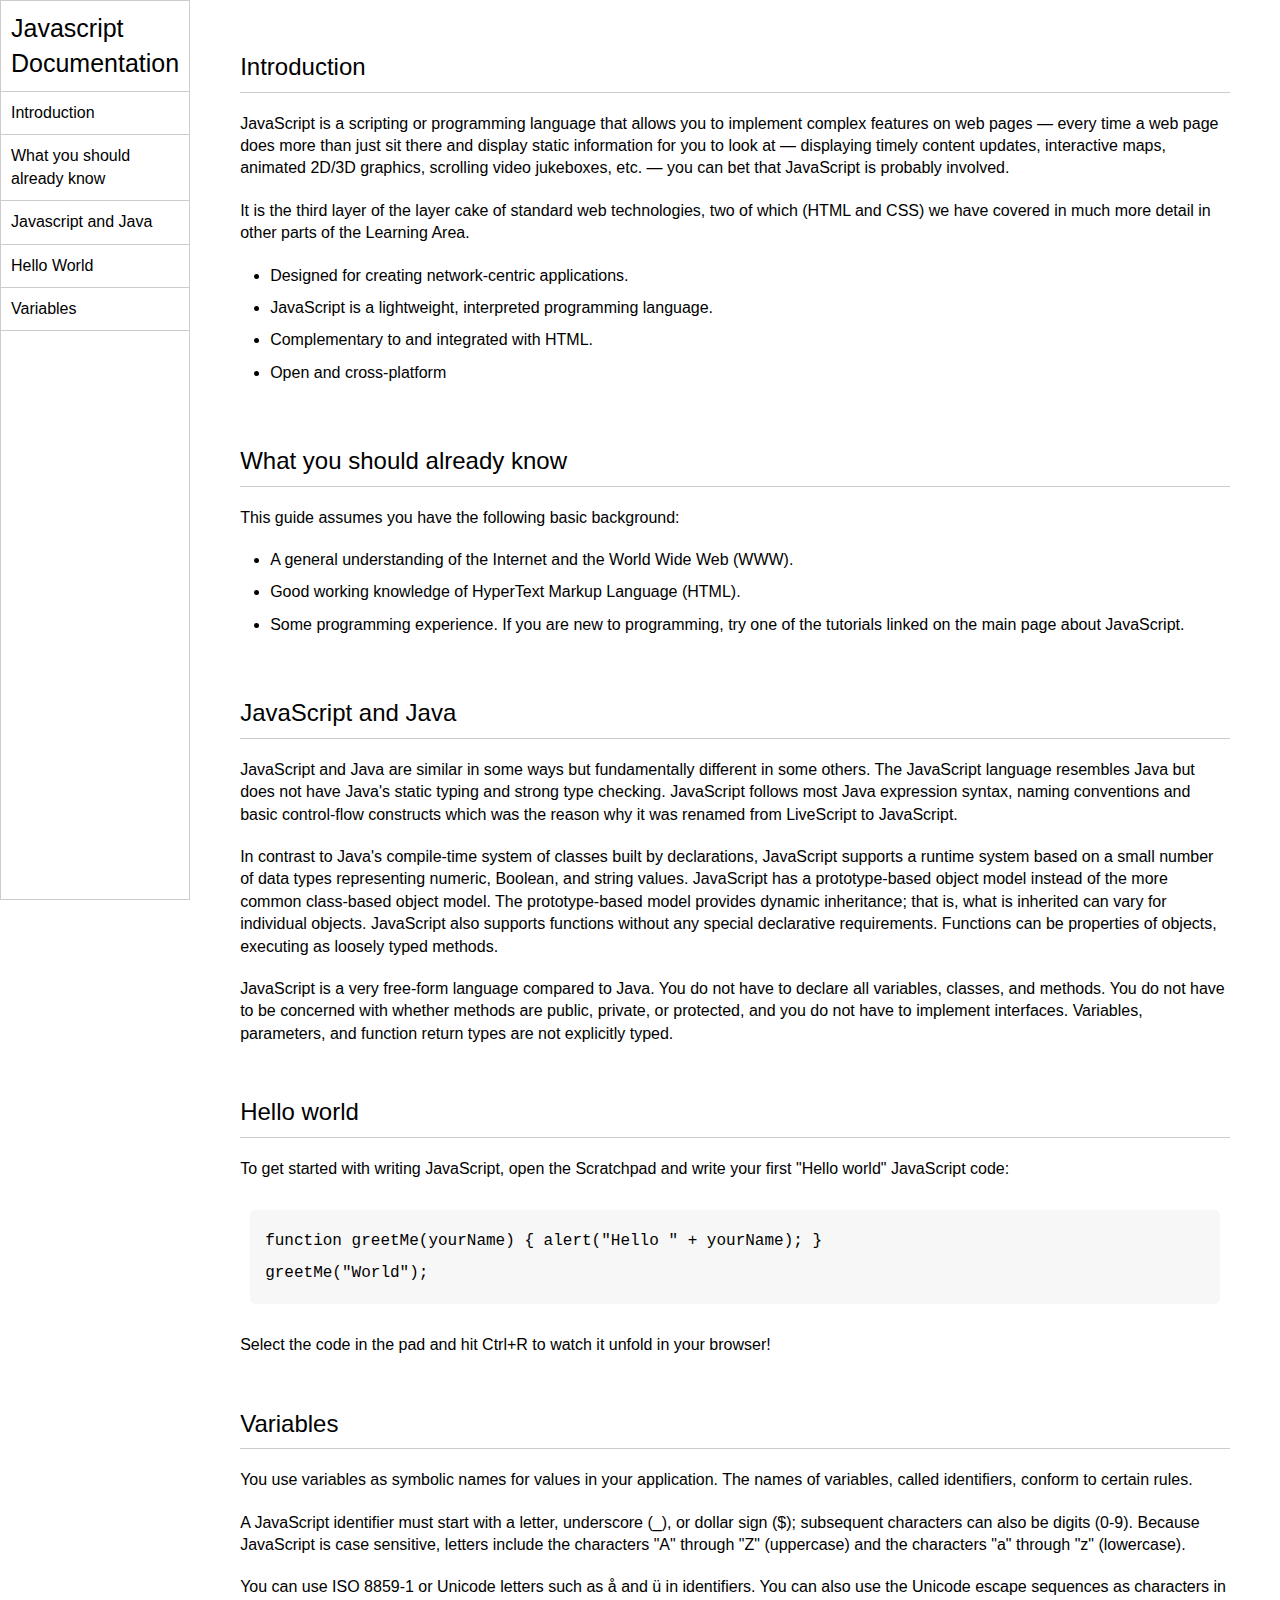
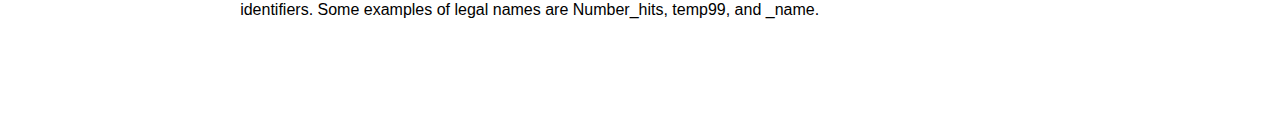
<file: Portfolio by me/Projects/Project 8/index.html>
<!DOCTYPE html>
<html lang="en">
  <head>
    <meta charset="UTF-8" />
    <meta name="viewport" content="width=device-width, initial-scale=1.0" />
    <title>Documentation Website</title>
    <link rel="stylesheet" href="style.css" />
  </head>
  <body>
    
    <header>
        <nav>
          <h1>Javascript Documentation</h1>
          <ul>
            <a href="#Introduction">
              <li>Introduction</li>
            </a>
            <a href="#What_you_should_already_know">
              <li>What you should already know</li>
            </a>
            <a href="#JavaScript_and_Java">
              <li>Javascript and Java</li>
            </a>
            <a href="#Hello_World">
              <li>Hello World</li>
            </a>
            <a href="#Variables">
              <li>Variables</li>
            </a>
          </ul>
        </nav>
      </header>
  
    <main>
      <section id="Introduction">
        <h2>Introduction</h2>
        <article>
          <p>
            JavaScript is a scripting or programming language that allows you to
            implement complex features on web pages — every time a web page does
            more than just sit there and display static information for you to
            look at — displaying timely content updates, interactive maps,
            animated 2D/3D graphics, scrolling video jukeboxes, etc. — you can
            bet that JavaScript is probably involved.
          </p>
          <p>
            It is the third layer of the layer cake of standard web
            technologies, two of which (HTML and CSS) we have covered in much
            more detail in other parts of the Learning Area.
          </p>
          <ul>
            <li>Designed for creating network-centric applications.</li>
            <li>
              JavaScript is a lightweight, interpreted programming language.
            </li>
            <li>Complementary to and integrated with HTML.</li>
            <li>Open and cross-platform</li>
          </ul>
        </article>
      </section>
    </section>
    <section id="What_you_should_already_know">
      <h2>What you should already know</h2>
      <article>
        <p>This guide assumes you have the following basic background:</p>

        <ul>
          <li>
            A general understanding of the Internet and the World Wide Web
            (WWW).
          </li>
          <li>Good working knowledge of HyperText Markup Language (HTML).</li>
          <li>
            Some programming experience. If you are new to programming, try
            one of the tutorials linked on the main page about JavaScript.
          </li>
        </ul>
      </article>
    </section>
    <section id="JavaScript_and_Java">
      <h2>JavaScript and Java</h2>
      <article>
        <p>
          JavaScript and Java are similar in some ways but fundamentally
          different in some others. The JavaScript language resembles Java but
          does not have Java's static typing and strong type checking.
          JavaScript follows most Java expression syntax, naming conventions
          and basic control-flow constructs which was the reason why it was
          renamed from LiveScript to JavaScript.
        </p>

        <p>
          In contrast to Java's compile-time system of classes built by
          declarations, JavaScript supports a runtime system based on a small
          number of data types representing numeric, Boolean, and string
          values. JavaScript has a prototype-based object model instead of the
          more common class-based object model. The prototype-based model
          provides dynamic inheritance; that is, what is inherited can vary
          for individual objects. JavaScript also supports functions without
          any special declarative requirements. Functions can be properties of
          objects, executing as loosely typed methods.
        </p>
        <p>
          JavaScript is a very free-form language compared to Java. You do not
          have to declare all variables, classes, and methods. You do not have
          to be concerned with whether methods are public, private, or
          protected, and you do not have to implement interfaces. Variables,
          parameters, and function return types are not explicitly typed.
        </p>
      </article>
    </section>
    <section id="Hello_World">
      <h2>Hello world</h2>
      <article>
        To get started with writing JavaScript, open the Scratchpad and write
        your first "Hello world" JavaScript code:
        <code
          >function greetMe(yourName) { alert("Hello " + yourName); }
          greetMe("World");
        </code>

        Select the code in the pad and hit Ctrl+R to watch it unfold in your
        browser!
      </article>
    </section>
    <section id="Variables">
      <h2>Variables</h2>
      <article>
        <p>
          You use variables as symbolic names for values in your application.
          The names of variables, called identifiers, conform to certain
          rules.
        </p>
        <p>
          A JavaScript identifier must start with a letter, underscore (_), or
          dollar sign ($); subsequent characters can also be digits (0-9).
          Because JavaScript is case sensitive, letters include the characters
          "A" through "Z" (uppercase) and the characters "a" through "z"
          (lowercase).
        </p>
        <p>
          You can use ISO 8859-1 or Unicode letters such as å and ü in
          identifiers. You can also use the Unicode escape sequences as
          characters in identifiers. Some examples of legal names are
          Number_hits, temp99, and _name.
        </p>
      </article>
    </section>

    </main>
  </body>
</html>
</file>
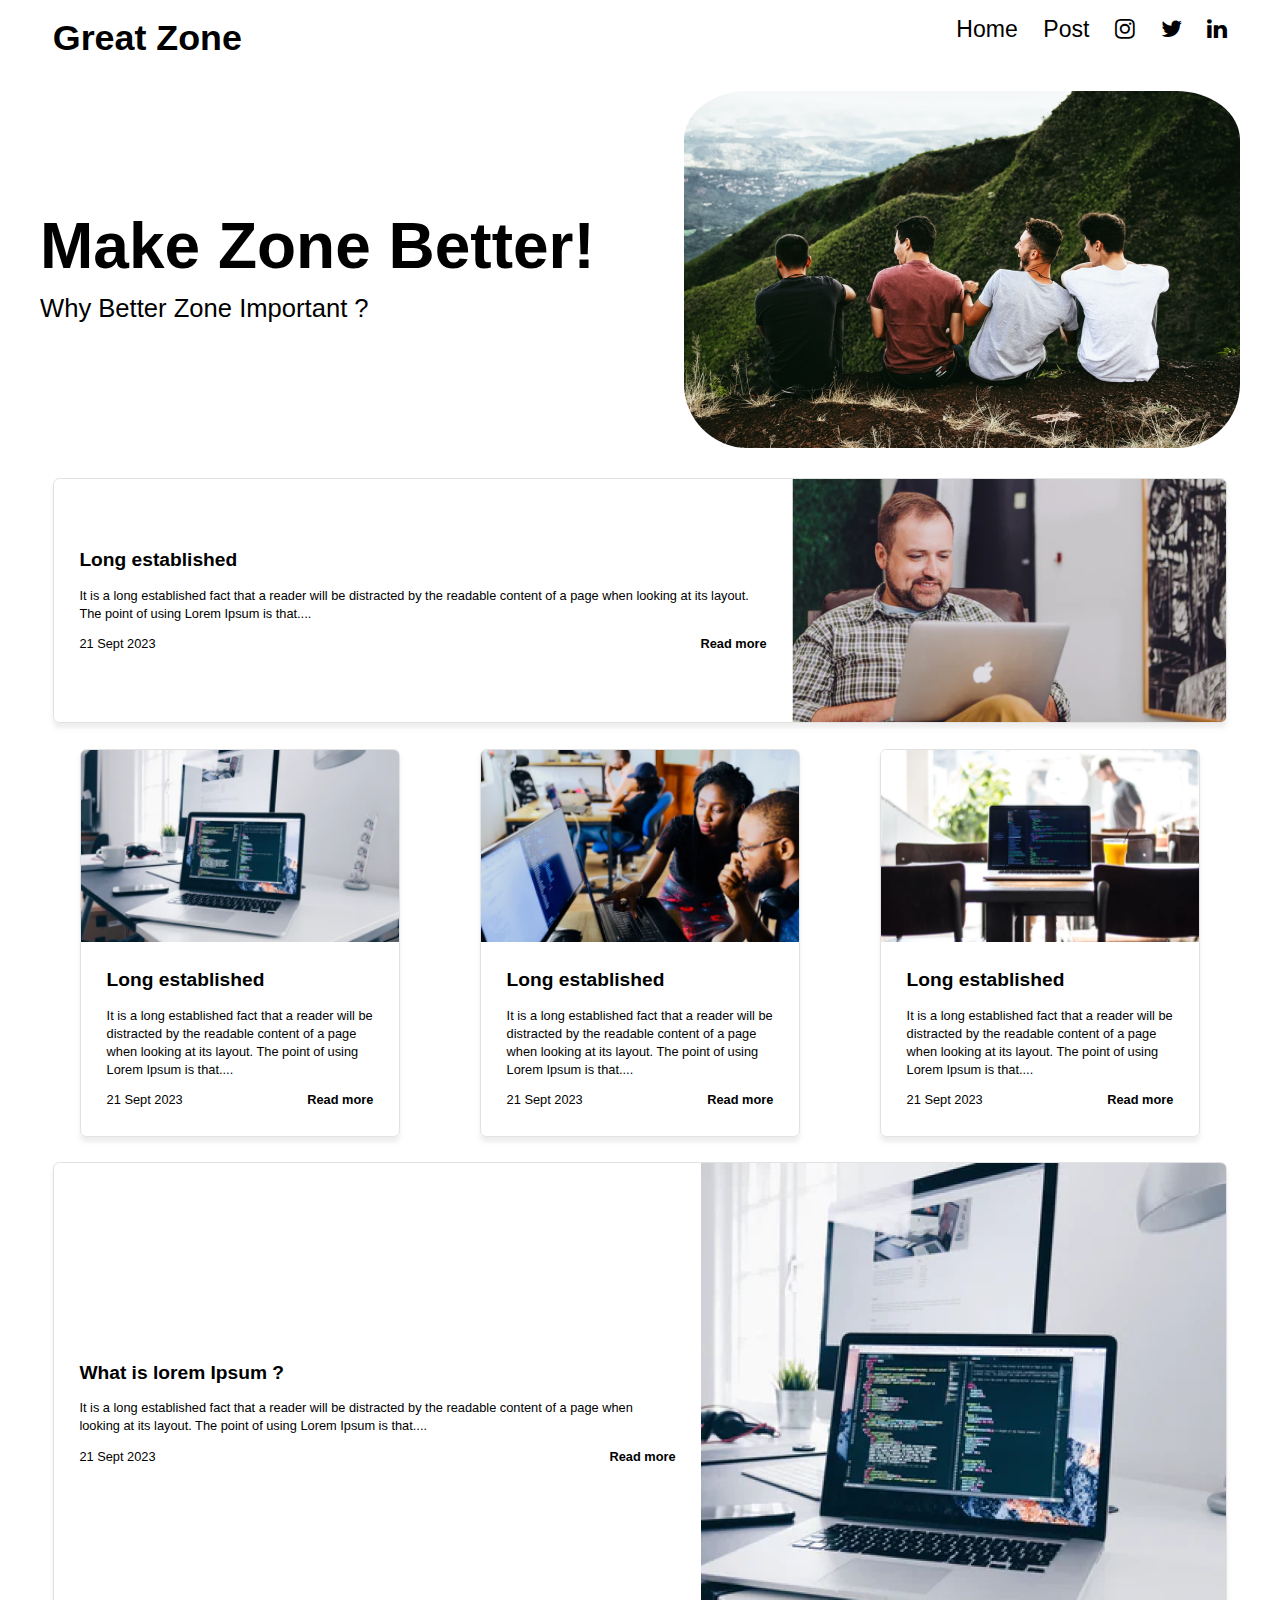
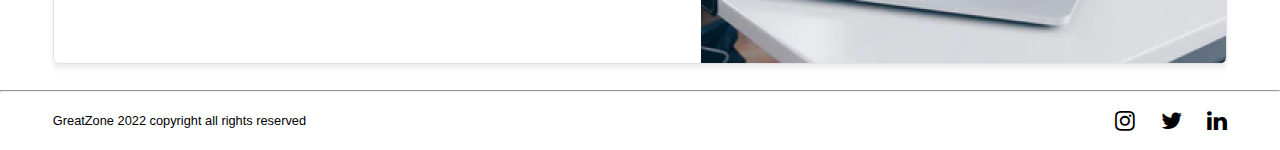
<file: Portfolio by me/Projects/Project 9/home.html>
<!DOCTYPE html>
<html lang="en">
  <head>
    <meta charset="UTF-8" />
    <meta name="viewport" content="width=device-width, initial-scale=1.0" />
    <title>Home Page | Blog Website</title>
    <link rel="stylesheet" href="style.css" />
    <link
      rel="stylesheet"
      href="https://cdnjs.cloudflare.com/ajax/libs/font-awesome/4.7.0/css/font-awesome.min.css"
    />
  </head>
  <body>
    <header>
      <nav>
        <h1>Great Zone</h1>
        <ul>
          <a href="home.html">
            <li>Home</li>
          </a>
          <a href="post.html"><li>Post</li></a>

          <li>
            <i class="fa fa-instagram"></i>
          </li>
          <li>
            <i class="fa fa-twitter"> </i>
          </li>
          <li>
            <i class="fa fa-linkedin"></i>
          </li>
        </ul>
      </nav>
    </header>
    <main>
      <section id="hero">
        <div class="hero_content">
          <h1>Make Zone Better!</h1>
          <h4>Why Better Zone Important ?</h4>
        </div>
        <div class="hero_image">
          <img src="images/hero.png" alt="hero image" />
        </div>
      </section>
      <div class="h-card">
        <div class="card_content">
          <h2>Long established</h2>
          <p>
            It is a long established fact that a reader will be distracted by
            the readable content of a page when looking at its layout. The point
            of using Lorem Ipsum is that....
          </p>
          <div class="status">
            <p>21 Sept 2023</p>
            <a href="post.html"><button class="read-btn">Read more</button></a>
          </div>
        </div>
        <img src="images/long-card.png" alt="laptop guy" />
      </div>
      <div class="card_container">
        <div class="card_wrapper">
          <div class="v-card">
            <div class="card_content">
              <h2>Long established</h2>
              <p>
                It is a long established fact that a reader will be distracted
                by the readable content of a page when looking at its layout.
                The point of using Lorem Ipsum is that....
              </p>
              <div class="status">
                <p>21 Sept 2023</p>
                <a href="post.html"
                  ><button class="read-btn">Read more</button></a
                >
              </div>
            </div>
            <img src="images/card1.png" alt="card 1" />
          </div>
        </div>
        <div class="card_wrapper">
          <div class="v-card">
            <div class="card_content">
              <h2>Long established</h2>
              <p>
                It is a long established fact that a reader will be distracted
                by the readable content of a page when looking at its layout.
                The point of using Lorem Ipsum is that....
              </p>
              <div class="status">
                <p>21 Sept 2023</p>
                <a href="post.html"
                  ><button class="read-btn">Read more</button></a
                >
              </div>
            </div>
            <img src="images/card2.png" alt="card 1" />
          </div>
        </div>
        <div class="card_wrapper">
          <div class="v-card">
            <div class="card_content">
              <h2>Long established</h2>
              <p>
                It is a long established fact that a reader will be distracted
                by the readable content of a page when looking at its layout.
                The point of using Lorem Ipsum is that....
              </p>
              <div class="status">
                <p>21 Sept 2023</p>
                <a href="post.html"
                  ><button class="read-btn">Read more</button></a
                >
              </div>
            </div>
            <img src="images/card3.png" alt="card 1" />
          </div>
        </div>
      </div>
      <div class="h-card">
        <div class="card_content">
          <h2>What is lorem Ipsum ?</h2>
          <p>
            It is a long established fact that a reader will be distracted by
            the readable content of a page when looking at its layout. The point
            of using Lorem Ipsum is that....
          </p>
          <div class="status">
            <p>21 Sept 2023</p>
            <a href="post.html"><button class="read-btn">Read more</button></a>
          </div>
        </div>
        <img src="images/long-big-card.png" alt="laptop guy" />
      </div>
    </main>
    <hr />
    <footer>
      <p>GreatZone 2022 copyright all rights reserved</p>
      <ul>
        <li>
          <i class="fa fa-instagram"></i>
        </li>
        <li>
          <i class="fa fa-twitter"> </i>
        </li>
        <li>
          <i class="fa fa-linkedin"></i>
        </li>
      </ul>
    </footer>
  </body>
</html>
</file>
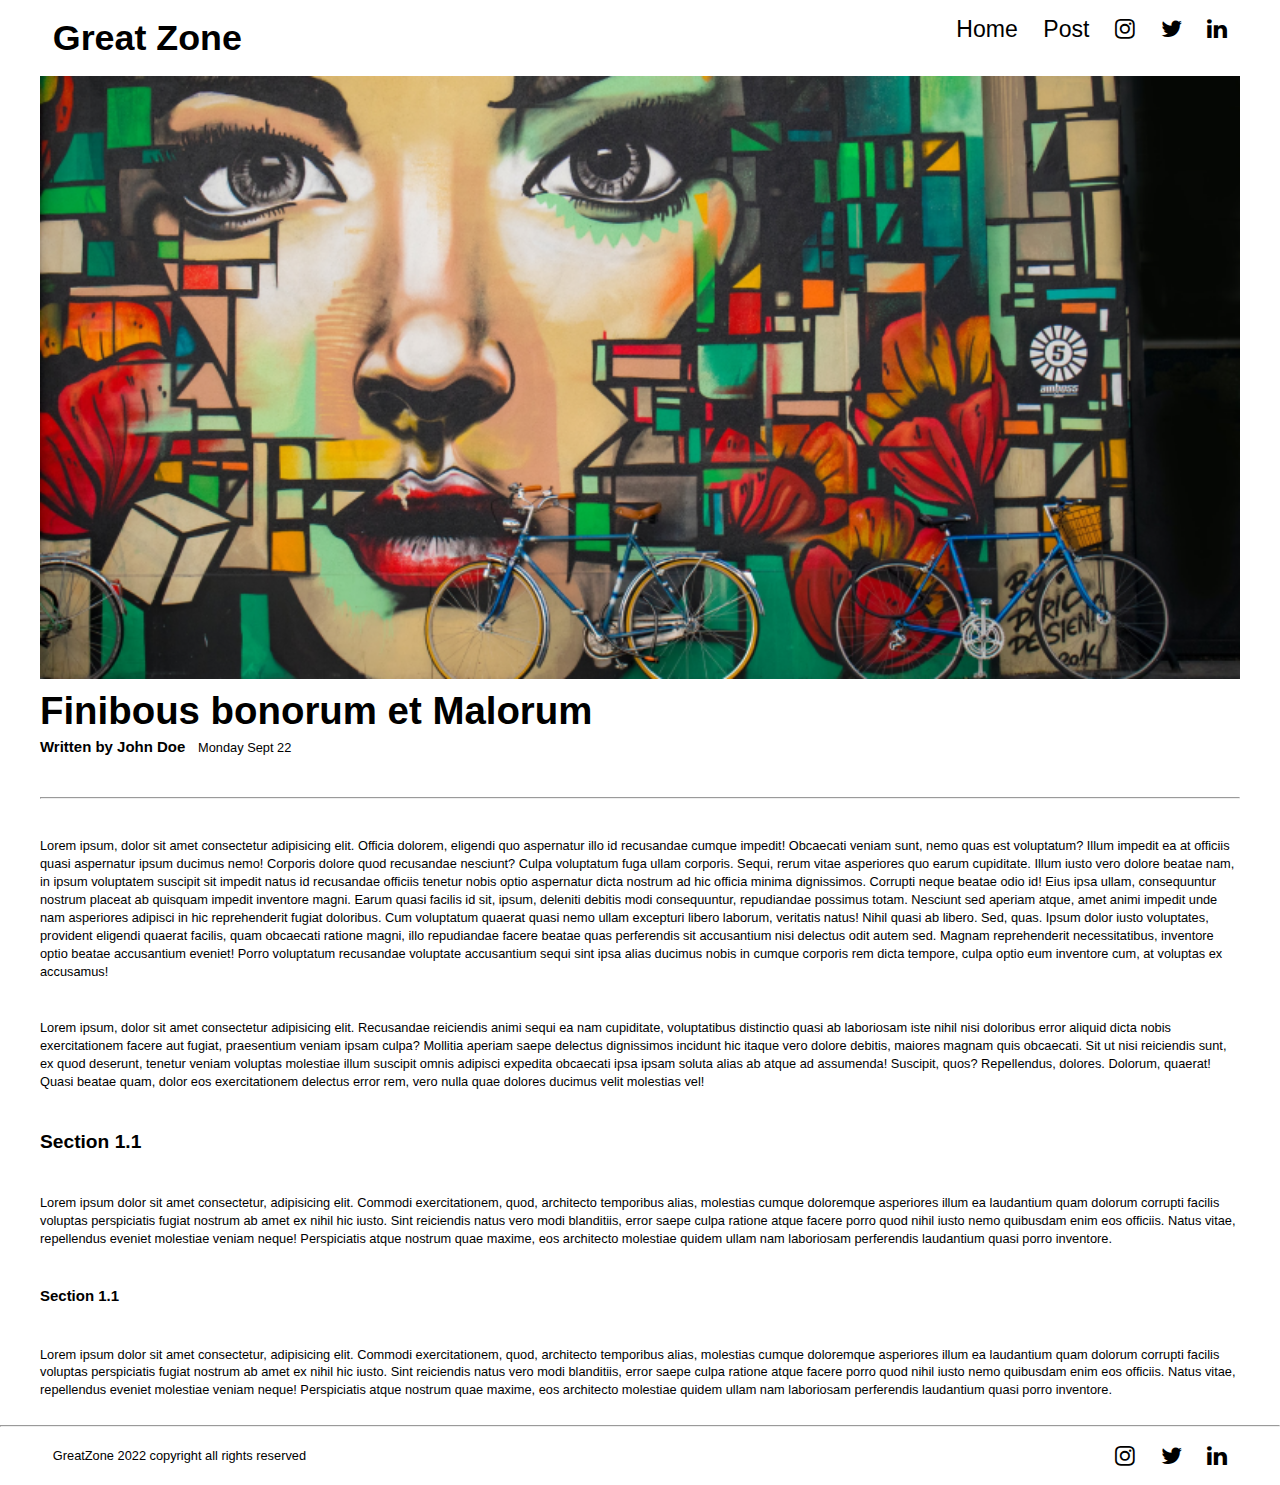
<file: Portfolio by me/Projects/Project 9/post.html>
<!DOCTYPE html>
<html lang="en">
  <head>
    <meta charset="UTF-8" />
    <meta name="viewport" content="width=device-width, initial-scale=1.0" />
    <title>Post Page | Blog Website</title>
    <link rel="stylesheet" href="style.css" />
    <link
      rel="stylesheet"
      href="https://cdnjs.cloudflare.com/ajax/libs/font-awesome/4.7.0/css/font-awesome.min.css"
    />
  </head>
  <body>
    <header>
      <nav>
        <h1>Great Zone</h1>
        <ul>
          <a href="home.html">
            <li>Home</li>
          </a>
          <a href="post.html"><li>Post</li></a>
          <li>
            <i class="fa fa-instagram"></i>
          </li>
          <li>
            <i class="fa fa-twitter"> </i>
          </li>
          <li>
            <i class="fa fa-linkedin"></i>
          </li>
        </ul>
      </nav>
    </header>
    <main class="post">
      <section>
        <div class="banner_image">
          <img src="images/banner.png" alt="banner image " />
        </div>
        <h1>Finibous bonorum et Malorum</h1>
        <div class="about_author">
          <h3>Written by John Doe</h3>
          <p>Monday Sept 22</p>
        </div>
      </section>
      <hr />
      <article>
        <p>
          Lorem ipsum, dolor sit amet consectetur adipisicing elit. Officia
          dolorem, eligendi quo aspernatur illo id recusandae cumque impedit!
          Obcaecati veniam sunt, nemo quas est voluptatum? Illum impedit ea at
          officiis quasi aspernatur ipsum ducimus nemo! Corporis dolore quod
          recusandae nesciunt? Culpa voluptatum fuga ullam corporis. Sequi,
          rerum vitae asperiores quo earum cupiditate. Illum iusto vero dolore
          beatae nam, in ipsum voluptatem suscipit sit impedit natus id
          recusandae officiis tenetur nobis optio aspernatur dicta nostrum ad
          hic officia minima dignissimos. Corrupti neque beatae odio id! Eius
          ipsa ullam, consequuntur nostrum placeat ab quisquam impedit inventore
          magni. Earum quasi facilis id sit, ipsum, deleniti debitis modi
          consequuntur, repudiandae possimus totam. Nesciunt sed aperiam atque,
          amet animi impedit unde nam asperiores adipisci in hic reprehenderit
          fugiat doloribus. Cum voluptatum quaerat quasi nemo ullam excepturi
          libero laborum, veritatis natus! Nihil quasi ab libero. Sed, quas.
          Ipsum dolor iusto voluptates, provident eligendi quaerat facilis, quam
          obcaecati ratione magni, illo repudiandae facere beatae quas
          perferendis sit accusantium nisi delectus odit autem sed. Magnam
          reprehenderit necessitatibus, inventore optio beatae accusantium
          eveniet! Porro voluptatum recusandae voluptate accusantium sequi sint
          ipsa alias ducimus nobis in cumque corporis rem dicta tempore, culpa
          optio eum inventore cum, at voluptas ex accusamus!
        </p>
        <p>
          Lorem ipsum, dolor sit amet consectetur adipisicing elit. Recusandae
          reiciendis animi sequi ea nam cupiditate, voluptatibus distinctio
          quasi ab laboriosam iste nihil nisi doloribus error aliquid dicta
          nobis exercitationem facere aut fugiat, praesentium veniam ipsam
          culpa? Mollitia aperiam saepe delectus dignissimos incidunt hic itaque
          vero dolore debitis, maiores magnam quis obcaecati. Sit ut nisi
          reiciendis sunt, ex quod deserunt, tenetur veniam voluptas molestiae
          illum suscipit omnis adipisci expedita obcaecati ipsa ipsam soluta
          alias ab atque ad assumenda! Suscipit, quos? Repellendus, dolores.
          Dolorum, quaerat! Quasi beatae quam, dolor eos exercitationem delectus
          error rem, vero nulla quae dolores ducimus velit molestias vel!
        </p>
        <h2>Section 1.1</h2>
        <p>
          Lorem ipsum dolor sit amet consectetur, adipisicing elit. Commodi
          exercitationem, quod, architecto temporibus alias, molestias cumque
          doloremque asperiores illum ea laudantium quam dolorum corrupti
          facilis voluptas perspiciatis fugiat nostrum ab amet ex nihil hic
          iusto. Sint reiciendis natus vero modi blanditiis, error saepe culpa
          ratione atque facere porro quod nihil iusto nemo quibusdam enim eos
          officiis. Natus vitae, repellendus eveniet molestiae veniam neque!
          Perspiciatis atque nostrum quae maxime, eos architecto molestiae
          quidem ullam nam laboriosam perferendis laudantium quasi porro
          inventore.
        </p>
        <h3>Section 1.1</h3>
        <p>
          Lorem ipsum dolor sit amet consectetur, adipisicing elit. Commodi
          exercitationem, quod, architecto temporibus alias, molestias cumque
          doloremque asperiores illum ea laudantium quam dolorum corrupti
          facilis voluptas perspiciatis fugiat nostrum ab amet ex nihil hic
          iusto. Sint reiciendis natus vero modi blanditiis, error saepe culpa
          ratione atque facere porro quod nihil iusto nemo quibusdam enim eos
          officiis. Natus vitae, repellendus eveniet molestiae veniam neque!
          Perspiciatis atque nostrum quae maxime, eos architecto molestiae
          quidem ullam nam laboriosam perferendis laudantium quasi porro
          inventore.
        </p>
      </article>
    </main>
    <hr />
    <footer>
      <p>GreatZone 2022 copyright all rights reserved</p>
      <ul>
        <li>
          <i class="fa fa-instagram"></i>
        </li>
        <li>
          <i class="fa fa-twitter"> </i>
        </li>
        <li>
          <i class="fa fa-linkedin"></i>
        </li>
      </ul>
    </footer>
  </body>
</html>
</file>
<file: Portfolio by me/Projects/Project 1/style.css>
* {
  margin: 0;
  padding: 0;
  box-sizing: border-box;
}
/*
    here , by using * we can change entire page
*/

.container {
  background-color: #e5e5fd;
  min-height: 100vh;
  border: 10px solid #1d1e4c;
}

.content {
  max-width: 900px;
  margin: 0 auto;
}
.top_section {
  margin-top: 100px;
  display: flex;  /* flex = both content will be side by side*/
  g-content: space-between; /* it will create some b/w both the contents */
  align-items: flex-end; /* content will move to the bottom */
}
.top_section h1 {
  font-size: 50px;
  font-weight: bold;
  color: #1d1e4c;
  text-transform: uppercase; /* it will make all the lowercase to uppercase (capital) */
}
.top_section h4 {
  font-size: 30px;
  text-align: end;/* move content to the end */
}

.image_container {
  border-radius: 50%;
  overflow: hidden;
}

.image_container,
img {
  width: 300px;
  height: 320px;
}
.about_section {
  margin-top: 50px;
}
.about_section h2 {
  font-size: 70px;
  font-weight: 400;
  margin-bottom: 20px;
}
.about_section p {
  font-size: 20px;
  line-height: 30px;  /* use to maintain gap b/w lines of a para.  */
  letter-spacing: 1.2px;  /* use to maintain gap b/w letters .  */
  text-align: justify; /* maintain text in such a way that all the text will allign equally */
}
.biography_section {
  margin: 50px 0;
}
.biography_section h3 {
  margin-bottom: 20px;
}
.biography_section ul {
  margin-left: 50px;
}
.biography_section li {
  margin-bottom: 15px;
}
/*footer is an attribute*/
footer {
  margin: 50px 0;
}
footer p {
  text-align: end;
}
</file>
<file: Portfolio by me/Projects/Project 2/style.css>
*{
    margin: 0;
    padding: 0;
    box-sizing: border-box;
}

body{
    background-color:#ccc;
}

.container{
    margin:0 auto;
    max-width:900px ;
}

.apply_box{
    max-width: 600px;
    padding: 20px;
    background-color: white;
    margin: 0 auto;
    margin-top: 50px;
    box-shadow: 4px 3px 5px rgba(1, 1, 1, 0.1);
    border-radius: 10px;
}
.title_small{
    font-size: 20px;
}
.form_conatiner{
    margin-top: 20px;
    display: grid;
    grid-template-columns: repeat(auto-fit,minmax(200px,1fr));
    gap: 20px;
}
.form_control{
    display: flex;
    flex-direction: column;
}

label{
 font-size: 15px;
 margin-bottom: 5px;
}

select,input,textarea{
    padding: 6px 10px;
    border: 1px solid #ccc;
    border-radius: 4px;
    font-size: 15px;
}

input:focus {
    outline-color: red;
}

.button-conatiner{
    display: flex;
    justify-content: flex-end;
    margin-top: 20px;
}
button{
    background-color: red;
    border: transparent solid 2px;
    border-radius: 8px;
    color: white;
    padding: 5px 10px;
    transition: 0.3s ease-in;
}
button:hover{
    background-color: #ccc;
    border: 2px solid red;
    transition: 0.3s ease-out;
    color: black;
    cursor: pointer;
}
.textarea_control {
    grid-column: 1 / span 2;
  }
.textarea_control textarea{
    width: 100%;
}
 
@media(max-width:460px)
{
    .textarea_control{
        grid-column: 1 / span 1;   
      }
}
</file>
<file: Portfolio by me/Projects/Project 4/style.css>
@import url("https://fonts.googleapis.com/css2?family=Montserrat:wght@800&family=Roboto:ital,wght@0,100;0,300;0,400;0,500;0,700;0,900;1,100;1,300;1,400;1,500;1,700;1,900&display=swap");
* {
  margin: 0;
  padding: 0;
  box-sizing: border-box;
}
html,
body {
  line-height: 1.4;
  font-weight: 300;
  font-family: "Roboto", sans-serif;
}
.hero_section {
  background-image: url(images/developer.png);
  min-height: 100vh;
  background-position: center;
  background-size: cover;
  background-repeat: no-repeat;
}
.text_container {
  color: white;
  max-width: 900px;
  margin: 0 auto;
  padding-top: 50px;
  padding-left: 12px;
}
.lg_text {
  font-size: 72px;
  font-weight: 400;
}
.dark_bg {
  background-color: black;
  padding: 20px;
}
.dark_bg h2 {
  text-align: center;
  font-size: 72px;
  color: white;
  font-weight: 300;
}
.dark_bg h2 span {
  font-size: 96px;
  font-weight: 400;
}
.work {
  gap: 20px;
  display: grid;
  grid-template-columns: repeat(auto-fit, minmax(320px, 1fr));
  max-width: 1100px;
  margin: 50px auto;
}
.grid_item {
  display: flex;
  justify-content: center;
  align-items: center;
}
.card {
  max-width: 310px;
  height: 400px;
  border-radius: 10px;
  box-shadow: 3px 5px 5px rgba(1, 1, 1, 0.2);
  transition: 0.2s ease-in-out;
}
.card_content {
  padding: 20px;
}
.card_content h3 {
  margin-bottom: 10px;
}
.card:hover {
  transform: scale(1.04);
  transition: 0.2s ease-in-out;
  box-shadow: 3px 5px 5px rgba(1, 1, 1, 0.3);
}
.bottom_section {
  display: flex;
}
.contact {
  background-color: #515603;
  color: white;
}
.about {
  background-color: #722300;
  color: white;
}
.contact,
.about {
  min-height: 300px;
  padding: 32px;
}
.contact h2,
.about h2 {
  font-size: 64px;
  font-weight: 300;
}
.contact p,
.about p {
  margin-bottom: 20px;
}
footer {
  background-color: black;
  padding: 20px;
  color: white;
  text-align: center;
  font-size: 40px;
  text-transform: uppercase;
  padding: 30px;
  font-weight: 100;
}
@media (max-width: 786px) {
  .hero_section {
    text-align: center;
  }
  .lg_text {
    font-size: 50px;
  }
  .bottom_section {
    flex-direction: column;
  }
  .contact h2,
  .about h2 {
    font-size: 30px;
    padding-bottom: 10px;
  }
  footer {
    font-size: 30px;
  }
}
</file>
<file: Portfolio by me/Projects/Project 7/style.css>
@import url("https://fonts.googleapis.com/css2?family=Roboto:ital,wght@0,100;0,300;0,500;0,700;0,900;1,100;1,300;1,400;1,500;1,700;1,900&display=swap");

* {
  margin: 0;
  padding: 0;
  box-sizing: border-box;
}

html,
body {
  font-family: "Roboto", sans-serif;
  font-weight: 300;
  line-height: 1.4;
}

nav {
  display: flex;
  justify-content: space-between;
  align-items: center;
  padding: 10px;
}
.logo img {
  width: 150px;
  height: auto;
}

.center-nav {
  display: flex;
}
.search {
  display: flex;
}
.search input {
  min-width: 600px;
  padding: 10px 20px;
  border: 0.5px solid #ccc;
}
.search button {
  border: none;
  padding: 10px 20px;
}

.mic {
  padding: 15px;
  border-radius: 50%;
  background: rgb(240, 239, 239);
  display: grid;
  place-items: center;
  margin-left: 15px;
}
.mic img {
  width: 30px;
}

.side-nav {
  display: flex;
  align-items: center;
  justify-content: center;
  gap: 20px;
  margin-right: 50px;
}

.tags {
  display: flex;
  padding: 10px 20px;
  gap: 15px;
  border-top: 1px solid #ccc;
}
.tag {
  padding: 5px 15px;
  border-radius: 20px;
  border: 1px solid rgb(22, 22, 22);
}
.dark {
  background: #000;
  color: white;
}
.light {
  background: rgb(238, 238, 238);
  color: rgb(67, 67, 67);
}

.container {
  display: flex;
}

aside {
  padding: 10px;
  display: flex;
  flex-direction: column;
  align-items: center;
  gap: 30px;
}

.side-icons {
  display: flex;
  flex-direction: column;
  align-items: center;
  justify-content: center;
}
.side-icons img {
  width: 30px;
}

.side-icons p {
  font-size: 10px;
  margin-top: -5px;
}
.bars {
  margin-top: 20px;
}
.main-container {
  width: 100%;
}
main {
  min-height: 100vh;
  background: rgb(240, 238, 238);
}

.card-container {
  display: grid;
  grid-template-columns: repeat(auto-fit, minmax(320px, 1fr));
}
.card {
  padding: 10px;
  max-width: 320px;
  display: flex;
  flex-direction: column;
}
.avatar-content {
  padding-top: 10px;
  display: flex;
  gap: 5px;
}
.card h3 {
  font-size: 20px;
}

.content {
  display: flex;
  flex-direction: column;
  gap: 5px;
}
.channel-name {
  font-size: 16px;
  font-weight: bold;
}
.content-status {
  display: flex;
  font-size: 14px;
  gap: 10px;
}
</file>
<file: Portfolio by me/Projects/Project 8/style.css>
@import url("https://fonts.googleapis.com/css2?family=Roboto:ital,wght@0,100;0,300;0,500;0,700;0,900;1,100;1,300;1,400;1,500;1,700;1,900&display=swap");

* {
  margin: 0;
  padding: 0;
  box-sizing: border-box;
}
html,
body {
  font-family: "Robobto", sans-serif;
  font-weight: 300;
  line-height: 1.4;
  scroll-behavior: smooth;
}
a {
  text-decoration: none;
}
body {
  display: flex;
}
header {
  border: 1.4px solid #ccc;
  height: 100vh;
}

nav h1 {
  font-size: 25px;
  font-weight: 300;
  padding: 10px;
  border-bottom: 1.4px solid #ccc;
}
nav ul {
  list-style: none;
}

nav ul li {
  padding: 10px;
  border-bottom: 1.4px solid #ccc;
  color: black;
}
nav ul li:hover {
  background: #ccc;
  transition: 0.3s ease-in-out;
}
main {
  padding: 50px;
  max-width: 1200px;
}
section {
  margin-bottom: 50px;
}
section article {
  font-size: 16px;
  display: flex;
  flex-direction: column;
  gap: 20px;
}
section h2 {
  font-size: 24px;
  border-bottom: 1.4px solid #ccc;
  margin-bottom: 20px;
  padding-bottom: 8px;
  font-weight: 500;
}
section article ul {
  margin-left: 30px;
}
section article ul li {
  margin-bottom: 10px;
}
code {
  white-space: pre-line;
  line-height: 2;
  background: #f7f7f7;
  padding: 15px;
  margin: 10px;
  border-radius: 5px;
}
@media (max-width: 480px) {
  body {
    flex-direction: column;
  }
  header {
    height: 200px;
    overflow: hidden;
    overflow-y: scroll;
  }
}
</file>
<file: Portfolio by me/Projects/Project 9/style.css>
@import url("https://fonts.googleapis.com/css2?family=Roboto:ital,wght@0,100;0,300;0,500;0,700;0,900;1,100;1,300;1,400;1,500;1,700;1,900&display=swap");

* {
  margin: 0;
  padding: 0;
  box-sizing: border-box;
}
html {
  font-size: 80%;
}
html,
body {
  font-family: "Inter", sans-serif;
  font-weight: 300px;
  line-height: 1.4;
  scroll-behavior: smooth;
}
body {
  font-style: 1.4rem;
}
ul {
  list-style: none;
}
header {
  position: sticky;
  top: 0;
  background-color: #fff;
}
nav {
  padding: 1rem;
  max-width: 1200px;
  margin: 0 auto;
  display: flex;
  justify-content: space-between;
}
nav h1 {
  font-size: 2.8rem;
}
nav ul {
  display: flex;
  gap: 2rem;
}
nav ul li {
  font-size: 1.8rem;
}
nav ul li:hover {
  border-bottom: 2px solid #ccc;
}
nav i {
  font-size: 2.5rem;
}
main {
  max-width: 1200px;
  margin: 0 auto;
}
/* Hero Section */
#hero {
  display: flex;
  justify-content: space-between;
  align-items: center;
}
.hero_content h1 {
  font-size: 5rem;
  line-height: 1.4;
}
.hero_content h4 {
  font-size: 2rem;
  font-weight: 300;
}
.hero_image img {
  padding-top: 15px;
  border-radius: 5rem;
}
/* Long card */

.h-card {
  display: flex;
  margin: 2rem 1rem;
  box-shadow: 0px 5px 4px rgba(221, 221, 221, 0.5);
  align-items: center;
  border: 1px solid #e2e2e2;
  border-radius: 0.5rem;
  overflow: hidden;
}
.card_content {
  padding: 2rem;
  display: flex;
  flex-direction: column;
  gap: 1rem;
}
.status {
  display: flex;
  justify-content: space-between;
}
.read-btn {
  all: unset;
  font-weight: 700;
  border-bottom: 1px solid transparent;
}
.read-btn:hover {
  border-bottom: 1px solid #ccc;
}
/* v-card */
.v-card {
  display: flex;
  flex-direction: column-reverse;
  max-width: 320px;
  box-shadow: 0px 5px 4px rgba(221, 221, 221, 0.5);
  align-items: center;
  border: 1px solid #e2e2e2;
  border-radius: 0.5rem;
  overflow: hidden;
}
.card_container {
  margin: 0 auto;
  display: grid;

  grid-template-columns: repeat(auto-fit, minmax(320px, 1fr));
}
.card_wrapper {
  display: flex;
  justify-content: center;
}
.v-card img {
  height: 100%;
  width: 100%;
}
footer {
  display: flex;
  justify-content: space-between;
  align-items: center;
  padding: 1rem;
  max-width: 1200px;
  margin: 0 auto;
}
footer ul {
  display: flex;
  gap: 2rem;
}
footer ul li {
  font-size: 1.8rem;
}

/* Post page  */
.banner_image img {
  width: 100%;
}
.post h1 {
  font-size: 3rem;
}
.post hr {
  margin: 3rem 0;
}
.about_author {
  display: flex;
  align-items: center;
  gap: 1rem;
}
article {
  display: flex;
  flex-direction: column;
  gap: 3rem;
  margin-bottom: 2rem;
}
a {
  text-decoration: none;
  color: #000;
}
</file>
